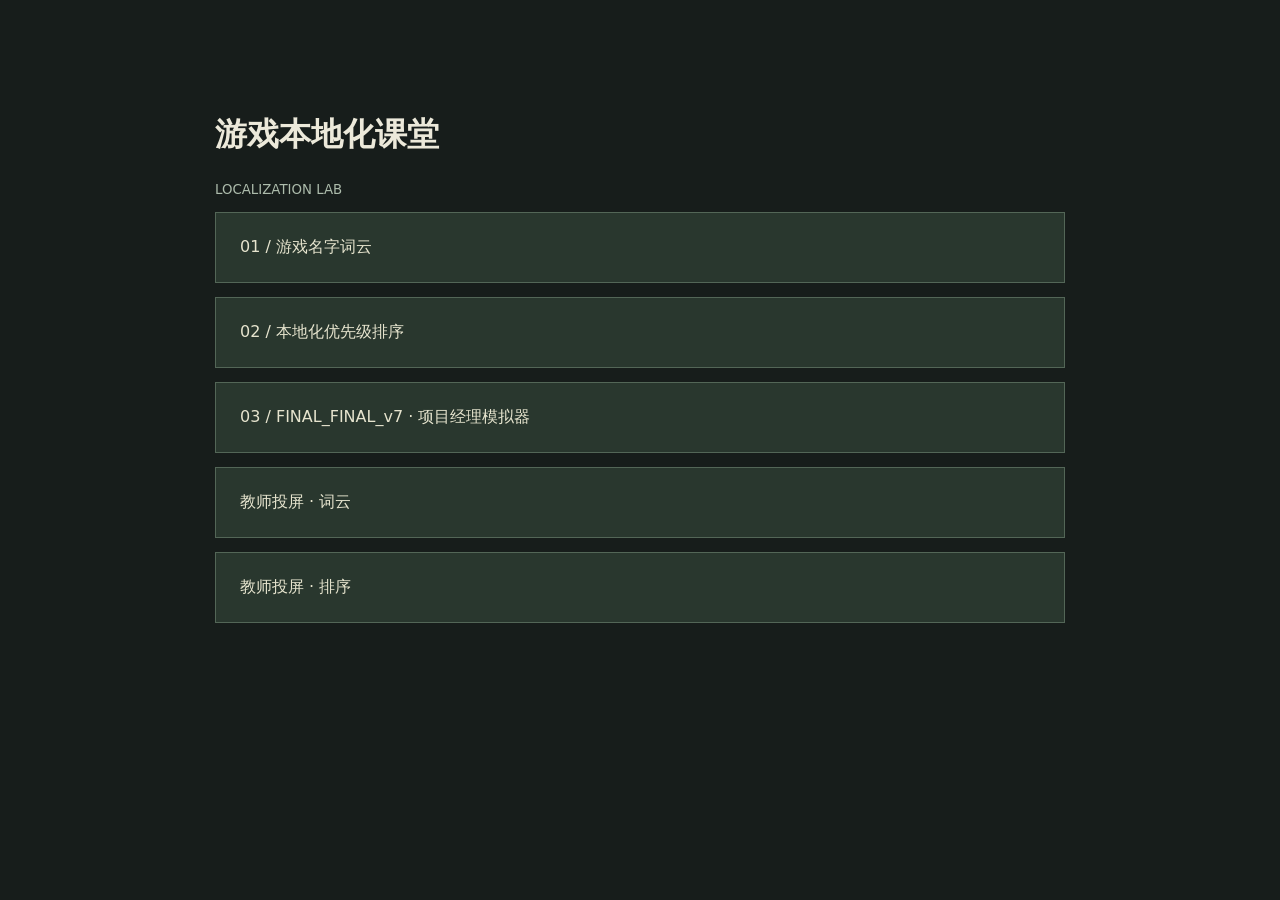
<file: public/index.html>
<!doctype html><html lang="zh-CN"><meta charset="utf-8"><meta name="viewport" content="width=device-width, initial-scale=1"><title>游戏本地化课堂</title><style>body{font:16px system-ui;background:#171d1b;color:#ece9da;max-width:850px;margin:8vh auto;padding:20px}a{display:block;background:#29372e;color:#e6e4ce;padding:24px;margin:14px 0;border:1px solid #536657;text-decoration:none}small{color:#adbcac}</style><h1>游戏本地化课堂</h1><small>LOCALIZATION LAB</small><a href="/words.html">01 / 游戏名字词云</a><a href="/ranking.html">02 / 本地化优先级排序</a><a href="/game.html">03 / FINAL_FINAL_v7 · 项目经理模拟器</a><a href="/words.html?screen=1">教师投屏 · 词云</a><a href="/ranking.html?screen=1">教师投屏 · 排序</a></html>
</file>
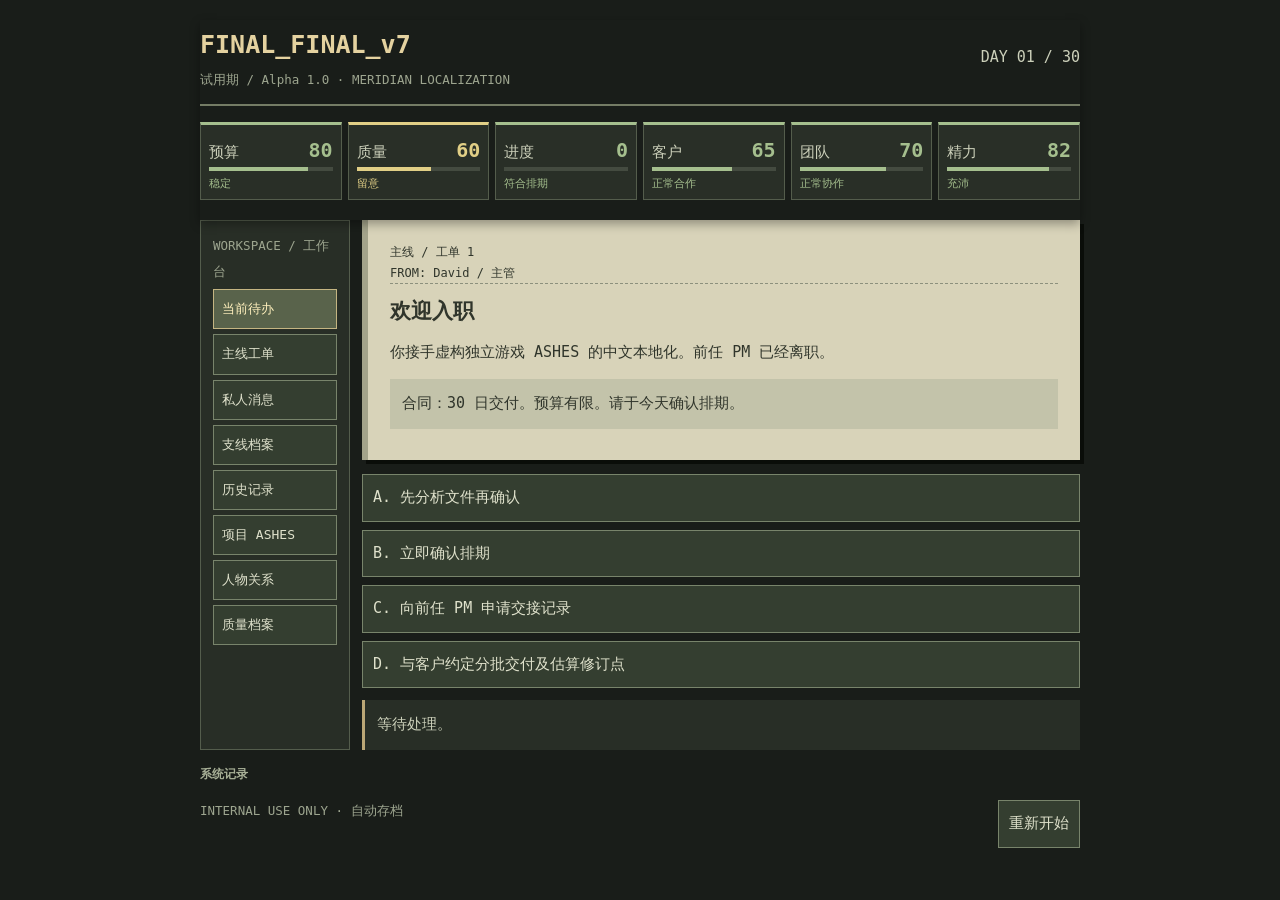
<file: public/game.html>
<!doctype html><html lang="zh-CN"><meta charset="utf-8"><meta name="viewport" content="width=device-width,initial-scale=1"><title>FINAL_FINAL_v7: 试用期</title><style> *{box-sizing:border-box}body{margin:0;overflow-x:hidden;background:#191d19;color:#ccd0ba;font:15px/1.7 monospace}main{max-width:920px;margin:auto;padding:20px}header{display:flex;justify-content:space-between;border-bottom:2px solid #747c65;padding-bottom:12px}h1{font-size:25px;color:#e4d2a0;margin:0}small{color:#9da58f}#stats{display:grid;grid-template-columns:repeat(6,1fr);gap:6px;margin:16px 0}.stat{background:#292f27;padding:8px;border:1px solid #545d4c}.stat b{display:block;font-size:20px;color:#e4d2a0}.bar{height:4px;background:#444b40}.bar i{display:block;height:100%;background:#a5b18a}.desk{display:grid;grid-template-columns:150px 1fr;gap:12px}aside{background:#282e26;padding:12px;border:1px solid #545d4c}aside div{padding:7px 0;border-bottom:1px solid #464d40}.paper{background:#d8d3b9;color:#30352b;padding:22px;border-left:6px solid #a3a38a;box-shadow:4px 4px #0a0d09;min-height:240px}.paper h2{margin:10px 0;font-size:21px}.meta{border-bottom:1px dashed #8c907d;font-size:12px}.quote{white-space:pre-wrap;background:#c3c3aa;padding:12px;margin-top:14px}button{font:inherit;color:#e0e2cc;background:#343e30;border:1px solid #78846b;padding:10px;cursor:pointer}button:hover{background:#4d5b43}#choices{display:grid;gap:8px;margin-top:14px}#choices button{text-align:left}#feedback{padding:12px;background:#282e26;margin-top:12px;border-left:3px solid #bba776;min-height:45px}#log{max-height:180px;overflow:auto;font-size:12px;color:#a7af96;margin-top:14px}footer{display:flex;justify-content:space-between;margin-top:16px;gap:8px}.stamp{color:#974b3d;border:3px double;padding:4px 12px;display:inline-block;transform:rotate(-4deg);margin-top:12px;font-weight:bold} @media(max-width:600px){main{padding:10px}.desk{grid-template-columns:1fr}aside{display:none}#stats{grid-template-columns:repeat(3,1fr)}header{gap:5px}h1{font-size:20px}}aside button.nav{display:block;width:100%;text-align:left;margin:5px 0;padding:8px;font-size:13px}aside button.active{background:#59634b;color:#fff0bd;border-color:#c4b582}.mailrow{display:block;width:100%;text-align:left;margin:8px 0}.mailrow small{display:block;color:#c1c7ad}.paper button{margin:5px 0}.paper .archive{border-bottom:1px solid #969982;padding:10px 0}.paper .archive small{color:#59604e}.paper .hint{font-size:12px;color:#59604e}@media(max-width:600px){aside{display:block}aside button.nav{display:inline-block;width:auto;margin:3px;padding:6px}.desk{grid-template-columns:1fr}}
#paper.chat{background:#222b2e;color:#e2e4dc;border:1px solid #52636a;border-left:4px solid var(--person,#8ca6b0);padding:0;box-shadow:4px 4px #0a0d09}.chathead{display:flex;gap:12px;align-items:center;background:#303c40;padding:15px;border-bottom:1px solid #506066}.avatar{display:grid;place-items:center;width:48px;height:48px;flex:none;color:#172124;background:var(--person,#aab5b2);border:3px double #20292a;font-size:20px;font-weight:bold}.chathead h2{margin:0!important;font-size:19px!important}.chathead small,.chat small{color:#a9b8b7}.chatbody{padding:18px;min-height:260px}.chatcontext{color:#9fb0b0;font-size:12px;margin:0 0 18px;border-bottom:1px dashed #506066;padding-bottom:12px}.bubble{white-space:pre-wrap;overflow-wrap:anywhere;background:#354247;border-left:3px solid var(--person);padding:12px 14px;margin:6px 35px 17px 0;max-width:90%;border-radius:0 8px 8px 8px}.bubble.mine{background:#495844;border:0;border-right:3px solid #a5b18a;margin:6px 0 17px auto;border-radius:8px 0 8px 8px}.mine-label{text-align:right}.chat .action{color:#b0b9ad;text-align:center;font-size:12px;padding:8px;border:1px dashed #56635f}.chat .attachment{white-space:pre-wrap;background:#1c2426;border:1px solid #52636a;padding:10px;margin:10px 0 16px;font-size:13px}.chat .chatresult{border-top:1px solid #52636a;padding-top:10px;color:#b4c1b5;font-size:12px}.chatmode #choices button{background:#304248;border-color:#657e84}.chatmode #choices button:hover{background:#435b60}.chatmode #feedback{border-left-color:#789ca6}.chatmode #choices:before{content:'回复 / 行动';font-size:11px;color:#9fb0b0;letter-spacing:2px}.chatmode #choices:has(button:only-child):before{content:''}
 .ep-group{border-top:2px solid #92947e;margin-top:20px;padding-top:8px}.ep-group h3{font-size:17px;color:#515747}.ep-row{padding:9px 0;border-bottom:1px dashed #a5a48e}.ep-name{font-weight:bold}.ep-name span{float:right;font-size:12px;font-weight:normal;color:#545e4c}.ep-row p{margin:5px 0;line-height:1.65}.stat{border-top:3px solid var(--risk,#a5b18a)}.stat b{color:var(--risk,#e4d2a0)}.stat .bar i{background:var(--risk,#a5b18a)}.risk-label{display:block;font-size:11px;color:var(--risk);line-height:1.4;margin-top:5px}.relrow{margin:9px 0;padding:9px;border:1px solid #a3a38a}.relrow small{color:#51594b}
/* Sticky HUD, compact navigation and touch-first layout. */
#hud{position:sticky;top:0;z-index:40;background:#191d19;padding-top:4px;padding-bottom:4px;box-shadow:0 4px 10px #0005}#hud header{align-items:center}section{min-width:0}.paper,.quote,#choices button{overflow-wrap:anywhere} .continuity{border-left:3px solid #827449;background:#bcb89c;padding:8px 10px;margin:10px 0;font-size:13px;white-space:pre-wrap}.chat .continuity{background:#283a3e;color:#c7d4d0;border-color:#85a2a7}.continuity b{display:block;margin-bottom:3px;font-size:11px;letter-spacing:1px}.nav{white-space:nowrap}.stat{min-width:0}.stat .statline{display:flex;justify-content:space-between;align-items:baseline;gap:2px}.stat .statline b{display:inline;font-variant-numeric:tabular-nums}.stat .statline span{white-space:nowrap}.stat .risk-label{white-space:nowrap;overflow:hidden;text-overflow:ellipsis}
@media(max-width:600px){body{font:14px/1.5 system-ui,sans-serif}main{padding:0 8px 12px}#hud{padding-top:calc(4px + env(safe-area-inset-top,0px));margin:0 -8px;padding-left:8px;padding-right:8px}header{padding-bottom:4px}h1{font-size:16px;line-height:1.2}header small{font-size:10px}#clock{font-size:11px;white-space:nowrap}#stats{grid-template-columns:repeat(3,minmax(0,1fr));gap:3px;margin:5px 0 3px}.stat{padding:3px 5px;border-top-width:2px;font-size:11px;line-height:1.25}.stat .statline b{font-size:16px}.bar{height:3px;margin-top:2px}.risk-label{font-size:9px;margin-top:2px;line-height:1.2}.desk{gap:7px}.desk aside{display:flex;overflow-x:auto;gap:4px;padding:4px;scrollbar-width:thin;max-width:100%;position:relative}.desk aside>small{display:none}aside button.nav{flex:none;margin:0;padding:8px 9px;font-size:12px;min-height:36px}.paper{padding:12px;border-left-width:3px;min-height:0;box-shadow:2px 2px #0a0d09}.paper h2{font-size:18px;margin:5px 0 8px}.meta{font-size:10px}.quote{margin-top:8px;padding:8px;font-size:12px}#choices{gap:6px;margin-top:8px}#choices button{min-height:44px;padding:9px;font-size:14px;line-height:1.4}#feedback{margin-top:8px;padding:8px;font-size:12px;min-height:0}#log{max-height:80px;margin-top:8px;font-size:11px}.chathead{padding:8px;gap:8px}.avatar{width:34px;height:34px;font-size:15px}.chathead h2{font-size:16px!important}.chatbody{min-height:0;padding:10px}.chatcontext{margin-bottom:8px;padding-bottom:6px;font-size:11px}.bubble{padding:8px 10px;margin:4px 18px 8px 0;font-size:13px}.bubble.mine{margin:4px 0 8px auto}.chat .attachment{padding:7px;margin:5px 0 8px;font-size:12px}.continuity{font-size:12px;margin:6px 0;padding:6px 8px}.ep-name span{float:none;display:block}.ep-row{padding:6px 0}footer{margin-top:8px}}
</style><main><div id="hud"><header><div><h1>FINAL_FINAL_v7</h1><small>试用期 / Alpha 1.0 · MERIDIAN LOCALIZATION</small></div><div id="clock"></div></header><div id="stats"></div></div><div class="desk"><aside id="side"></aside><section><div class="paper" id="paper"></div><div id="choices"></div><div id="feedback"></div></section></div><div id="log"></div><footer><small>INTERNAL USE ONLY · 自动存档</small><button id="restart">重新开始</button></footer></main><script>
const names=['预算','质量','进度','客户','团队','精力'];const C=(label,reply,d,flag='')=>({label,reply,d,flag});const E=(title,from,body,quote,choices)=>({title,from,body,quote,choices});
const main=[
E('欢迎入职','David / 主管','你接手虚构独立游戏 ASHES 的中文本地化。前任 PM 已经离职。','合同：30 日交付。预算有限。请于今天确认排期。',[C('先分析文件再确认','发现重复文本，排期略有延迟。',[4,3,0,-2,2,-2],'audit'),C('立即确认排期','主管认可你的效率。',[0,0,4,4,0,-2]),C('向前任 PM 申请交接记录','IT 表示旧账号已停用，但共享盘仍在。',[0,0,0,-2,0,-3],'archive')]),
E('三份报价','采购','需要选择主译团队。','A 资深译员 / B 普通译员 / C 低价 MTPE',[C('选择资深译员 Lin','语言基础可靠。',[-12,8,3,0,5,-1],'lin'),C('选择普通译员','成本适中。',[-6,2,4,0,0,-1]),C('选择低价 MTPE','节省费用，留下质量风险。',[5,-8,5,0,-2,-1],'mt')]),
E('术语冲突','Lin','旧术语库与新译文不一致。','公开参考：《Hades》（2020）\nTitan Blood：泰坦之血（既有译名）/ 泰坦血液（模拟待审译名）',[C('恢复既定术语','一致性提高。',[-1,5,2,2,1,-1],'lintrust'),C('批准新译名','后续可能需要全局替换。',[0,-5,4,-2,1,0]),C('提交 Query','等待客户答复。',[-1,2,1,1,0,-2])]),
E('追加文件','Alice','客户称新增内容只有几行。','实际新增 1,240 行，交期不变。',[C('比对并申请变更单','新增范围有书面依据。',[5,2,2,-2,1,-3],'evidence'),C('直接接单','客户满意。',[-6,-2,4,5,-3,-2]),C('要求延长交期','客户同意部分调整。',[0,3,1,-4,4,-1])]),
E('参数错误','工程师 Alex','自动 QA 报告发现变量不匹配。','{count} → {counts}',[C('要求修复','避免运行时错误。',[-1,5,3,1,0,-1]),C('自行修复','节约沟通时间。',[0,4,4,0,1,-4]),C('暂时忽略','错误进入构建。',[0,-6,5,0,0,0],'bug')]),
E('免费试译','采购','新项目需要三名译员参加试译。','试译每人 800 词，客户未提供预算。',[C('争取付费试译','建立更好的合作关系。',[-4,3,3,-1,5,-2],'chen'),C('缩短试译','兼顾成本与公平。',[-1,1,4,0,2,-1]),C('按客户要求执行','预算不变。',[2,0,4,2,-5,0])]),
E('周末排期','Lin','译员要求周末休息。','连续工作六天。',[C('调整排期','团队恢复。',[-2,2,2,-1,6,3],'lintrust'),C('增加人手','进度得到保障。',[-5,2,5,1,2,-1]),C('要求继续工作','短期进度提高。',[0,-2,6,2,-7,-2],'burn')]),
E('新项目','David','你同时被安排一个手游 UI 项目。','要求三天交付。',[C('申请资源','获得临时支持。',[-4,1,4,-1,3,-1]),C('自行承担','主管认可，但你开始疲惫。',[2,0,5,2,-1,-8]),C('说明资源冲突','保留原项目优先级。',[0,2,2,-2,2,1],'evidence')]),
E('风格指南','Lin','客户希望台词更符合角色性格，但未给示例。','Please make it more immersive.',[C('制作角色级指南','减少后续争议。',[-2,6,2,1,3,-3],'lintrust'),C('让译员自行发挥','风格不稳定。',[0,-3,5,1,0,0]),C('向客户索要参考','得到部分示例。',[0,3,3,1,0,-2])]),
E('费用申请','Chen','配音润稿不在原始报价范围内。','申请额外 12 小时。',[C('批准工时','Chen 愿意继续合作。',[-5,3,3,0,6,-1],'chen'),C('申请客户变更单','部分成本获批。',[3,2,2,-2,3,-3],'evidence'),C('要求免费完成','节约费用。',[4,-2,4,0,-7,0],'unpaid')]),
E('版本冲突','Alex','两个最终文件同时进入构建目录。','FINAL.xlsx / FINAL_USE_THIS.xlsx',[C('逐项比对','恢复正确版本。',[-2,5,2,1,0,-3],'evidence'),C('选择最新时间','部分修订丢失。',[0,-5,5,0,-2,0],'version'),C('请语言负责人确认','得到确认。',[-1,3,3,0,-1,-1])]),
E('客户临时会议','Alice','制作人要求缩减剩余成本。','LQA 预算削减 20%。',[C('提供风险分析','保留关键测试。',[0,3,2,-2,2,-3],'alice'),C('减少测试','毛利改善。',[6,-5,5,2,-2,0],'cut'),C('重新安排测试优先级','保住核心体验。',[2,2,4,1,0,-2])]),
E('没有视频的录音','Morgan','两段 CG 缺少视频。','演员无法判断角色情绪。',[C('要求补充视频','避免误读。',[-2,5,2,-2,2,-1],'morgan'),C('整理角色背景','录音得以进行。',[-2,4,4,1,3,-3],'morgan'),C('照稿录制','完成录音，留下风险。',[0,-5,6,2,-1,0])]),
E('现场改词','Morgan','导演认为一条 Boss 台词无法自然演绎。','You shall not leave this place alive!（原创台词）',[C('批准并同步文本','录音与字幕一致。',[-2,5,3,1,2,-2],'morgan'),C('让导演自行决定','录音继续，但缺少记录。',[0,-2,5,0,1,0]),C('坚持原译','避免追加时间。',[2,-4,4,0,-3,0])]),
E('测试报告','June','主线任务目标存在严重错译。','客户备注：Known issue, please close.',[C('保留并标注风险','June 信任你。',[0,4,2,-3,4,-2],'june'),C('按要求关闭','客户满意。',[0,-6,5,4,-4,0],'closed'),C('提供临时修复','问题得到解决。',[-4,6,4,2,2,-3],'june')]),
E('第二次构建','Alex','开发要求今天提供可打包版本。','剩余 47 个 issue。',[C('按风险排序','关键问题优先。',[-2,3,5,1,0,-2]),C('加班全量处理','进度改善。',[-2,5,6,2,-1,-8]),C('仅修复阻断项','部分问题留待补丁。',[1,-2,6,2,0,0])]),
E('中性代词','Alice','三个 NPC 的角色设定更新。','受影响文本 367 条。',[C('复查所有相关文本','设定准确。',[-3,5,2,2,1,-3]),C('只修复明显问题','大部分得到解决。',[-1,1,4,1,0,-1]),C('等待下一版本','当前版本保留旧设定。',[0,-4,5,-2,0,0])]),
E('报销单','David','财务要求解释额外工时。','请提交费用责任说明。',[C('提交实际变更记录','费用得到部分认可。',[3,0,3,0,3,-2],'evidence'),C('归责供应商','财务接受说明。',[5,-2,4,0,-7,0],'blame'),C('承担项目成本','团队得到保护。',[-4,1,3,0,4,-1])]),
E('第三方审校','客户','外部审校提出大量主观修改。','错误分类：Style / Preference / Accuracy',[C('逐项仲裁','避免不必要返工。',[-2,5,2,0,4,-3],'lintrust'),C('全部接受','客户认可配合度。',[-3,-2,3,4,-3,-1]),C('全部拒绝','节约时间但遗漏真实问题。',[2,-4,5,-4,1,0])]),
E('裁员传闻','David','公司正在评估项目组利润。','下季度人员调整尚未公布。',[C('如实反馈团队贡献','留下人员绩效记录。',[0,0,3,0,4,-2],'staff'),C('突出自己的贡献','主管印象改善。',[2,0,3,1,-4,0],'career'),C('不参与传闻','专注交付。',[0,1,4,0,0,1])]),
E('社区泄露','Alice','测试截图流入玩家社区。','截图中出现未修复的 UI 文案。',[C('确认问题并提供修复','客户获得明确方案。',[-2,4,4,3,0,-3]),C('声明非最终版本','暂时控制舆情。',[0,-2,5,2,0,0]),C('调查版本来源','找到构建记录。',[-1,2,3,1,0,-2],'evidence')]),
E('补录','Morgan','演员档期只剩半天。','需要补录 18 条。',[C('优先关键剧情','完成核心补录。',[-2,4,4,1,2,-1]),C('追加录音时段','全量完成。',[-5,6,5,2,0,-2]),C('保留现有录音','降低成本。',[3,-4,5,0,-2,0])]),
E('失联的译员','Chen','一名供应商没有回应。','剩余 1,800 词。',[C('联系并重新分配','任务恢复。',[-3,2,4,0,3,-2]),C('转交 MTPE','赶上排期。',[1,-4,5,1,-2,0]),C('自己处理','完成部分工作。',[0,3,4,0,0,-7])]),
E('发售倒计时','制作人 Victor','发售日期不可变更。','剩余 312 条待审校文本。',[C('按风险优先级','核心质量得到保护。',[-2,4,5,1,0,-2]),C('追加夜班','全部推进。',[-5,3,7,2,-4,-3]),C('隐瞒未完成任务','客户认为工作已完成。',[0,-5,7,5,-3,0],'hide')]),
E('最终术语检查','Lin','发现术语不一致。','公开参考：《Hades》（2020）\nNectar：蜜露 / 花蜜；Ambrosia：仙酒 / 神酒（后者均为模拟待审译名）',[C('语境复核','一致性提高。',[-2,5,3,1,1,-3]),C('批量替换','部分语境出现新错。',[0,-3,5,0,0,0]),C('只修主线','保护关键体验。',[0,2,4,0,0,-1])]),
E('最终构建','Alex','最后一轮测试时间只有两小时。','Release Candidate 06',[C('集中检查主线和变量','覆盖高风险内容。',[-2,5,5,2,0,-2]),C('均匀抽查','覆盖面广。',[-1,2,5,1,0,-1]),C('直接签核','提前完成。',[1,-6,7,3,0,0],'skip')]),
E('发售签字','Alice','请确认所有交付物可正式发行。','All deliverables are ready for release.',[C('签字并附已知风险','记录完整。',[0,3,5,-1,2,-2],'evidence'),C('无条件签字','流程顺利。',[0,-2,6,4,0,0],'sign'),C('拒签存在风险的内容','保留专业判断。',[0,4,1,-5,2,-1])]),
E('工时结算','Chen','团队提交加班工时。','请确认最终 PO。',[C('批准实际工时','劳动得到认可。',[-5,0,3,0,6,-1],'chen'),C('按原工时结算','成本下降。',[5,0,3,0,-7,0]),C('提交补充 PO','部分工时获批。',[1,0,3,-1,4,-2],'evidence')]),
E('项目复盘','David','管理层要求总结项目。','请说明成本、质量与交期。',[C('如实记录问题','经验得到保留。',[0,2,3,0,3,-2],'honest'),C('强调商业表现','管理层认可。',[3,0,3,3,-2,0],'career'),C('提出制度改进','团队支持。',[0,1,3,-3,4,-2],'staff')]),
E('下一封邮件','HR','试用期结束。','请选择下一步。',[C('接受新项目','你留在公司。',[0,0,3,2,0,0],'stay'),C('申请内部转岗','你希望改变工作方式。',[0,0,2,-1,1,0],'transfer'),C('考虑离开公司','你开始整理自己的经历。',[0,0,2,0,1,0],'leave')])];
const side=[
[3,'archive','未发送的邮件',E('共享盘里的草稿','前任 PM / 未发送','你找到一封从未寄出的邮件。','我已经第三次提醒制作人，文件无法在原排期内完成。',[C('保存草稿副本','你保留了第一份证据。',[0,0,0,0,0,-2],'oldmail'),C('询问主管','David 要求你不要继续追究。',[0,0,0,-1,0,-1],'suspect'),C('关闭文件','你回到了工作。',[0,0,0,0,0,1])])],
[8,'oldmail','未发送的邮件',E('旧账号的最后一天','Alex / 私信','Alex 告诉你前任 PM 离职前曾要求冻结版本。','那天的交付邮件里没有他的名字。',[C('请 Alex 保留构建日志','你得到一份新的证据。',[0,0,0,0,1,-2],'oldlog'),C('暂不追查','线索暂时中断。',[0,0,0,0,0,1])])],
[22,'oldlog','未发送的邮件',E('责任调查','HR','管理层准备复盘前任 PM 的事故。你手中有草稿和构建日志。','请提交任何相关记录。',[C('提交完整记录','调查不再只针对前任 PM。',[0,0,0,-3,5,-2],'truth'),C('仅保存备份','证据仍在你手中。',[0,0,0,0,1,0]),C('删除副本','你不再参与此事。',[0,0,0,2,-3,0],'deleted')])],
[11,'chen','报价之外',E('一张旧发票','Chen','Chen 发来一张三个月前未结算的发票。','我不想催你，但这笔钱是我下个月的房租。',[C('协助财务追踪','旧发票进入审批。',[0,0,0,0,5,-3],'invoice'),C('让 Chen 自行联系财务','关系未进一步发展。',[0,0,0,0,-2,0])])],
[23,'invoice','报价之外',E('一份私人报价','Chen','Chen 提议未来与你独立合作。','不一定现在，只是想让你知道。',[C('保留联系方式','你有了另一条职业道路。',[0,0,0,0,3,0],'studio'),C('婉拒','合作仍限于当前公司。',[0,0,0,0,0,0])])],
[10,'lintrust','最后一位审校',E('署名名单','Lin','Lin 发现自己的名字没有出现在本地化人员名单中。','我做了两个月的审校。',[C('向客户申请补充署名','Lin 感谢你的支持。',[0,0,0,-1,5,-2],'credit'),C('说明署名由客户决定','问题没有改变。',[0,0,0,0,-2,0])])],
[25,'credit','最后一位审校',E('最后一轮','Lin','Lin 主动提出帮你复核发售前关键文本。','这次不算加班，算我自己的决定。',[C('安排并支付合理工时','你得到可靠的支持。',[-2,5,3,0,3,-1]),C('请 Lin 休息','你尊重其私人时间。',[0,0,0,0,3,2])])],
[15,'morgan','没有上下文',E('录音室的便当','Morgan','休息时，导演告诉你演员曾因错误的角色指导被要求免费补录。','别让这次也变成这样。',[C('确认补录责任与费用','导演愿意继续共享现场信息。',[0,1,0,0,4,-2],'vofair'),C('不介入合同问题','导演没有再提此事。',[0,0,0,0,-1,0])])],
[24,'vofair','没有上下文',E('演员的感谢','Morgan','演员托导演带来一张手写卡片。','谢谢你让我们知道自己到底在演什么。',[C('将感谢转给团队','团队士气提高。',[0,0,0,0,5,2]),C('留作私人纪念','你记住了这一刻。',[0,0,0,0,0,4])])],
[17,'june','请关闭此问题',E('私下的报告','June','June 提供了被关闭问题的截图和原始报告。','如果上线后有人问起，我希望你知道。',[C('保存原始报告','记录得到保留。',[0,0,0,0,3,-2],'qalogs'),C('建议走正式渠道','June 担心再次被拒绝。',[0,0,0,0,0,-1])])],
[27,'qalogs','请关闭此问题',E('谁关闭了问题','June','制作人要求解释社区发现的错误。','系统里显示问题已关闭。',[C('提交原始报告','责任调查有了真实依据。',[0,0,0,-2,4,-2],'qadefend'),C('私下保护 June','你承担了更多解释工作。',[0,0,0,0,3,-4])])],
[21,'career','季度最佳员工',E('主管的邀请','David','主管提议让你参与下一轮绩效评估。','有些人不适合继续留在团队。',[C('要求透明的评价依据','主管没有立即答复。',[0,0,0,-1,2,-2],'staff'),C('接受安排','你获得晋升机会。',[2,0,0,2,-3,0],'promotion')])],
[13,'alice','客户也是打工人',E('凌晨的私信','Alice','Alice 私下表示缩减预算并非她的决定。','我也只能把制作人的要求转给你。',[C('共同准备风险说明','你们建立了新的沟通方式。',[0,1,0,4,0,-2],'alliance'),C('继续走正式流程','关系维持现状。',[0,0,0,0,0,0])])],
[26,'alliance','客户也是打工人',E('共同签字','Alice','Alice 愿意与你共同提交已知问题清单。','至少这次不是一个人签字。',[C('共同提交','风险得到双方确认。',[0,2,0,3,0,-1],'joint'),C('独立提交','你保留自己的记录。',[0,1,0,0,0,-1],'evidence')])],
[5,'','下班之后',E('房租提醒','手机','房租即将到期。今晚还有未处理的邮件。','距离末班车还有 25 分钟。',[C('准时下班','你得到休息。',[0,0,0,0,0,8],'rest'),C('留下加班','你多处理了一部分工作。',[0,0,3,1,0,-7])])],
[16,'','下班之后',E('周日的电话','家人','你已经两周没有参加家庭聚会。','今天能回来吃饭吗？',[C('关闭工作通知','你终于吃了一顿安静的饭。',[0,0,0,0,0,12],'rest'),C('带电脑回去','你一边吃饭一边回复邮件。',[0,0,2,1,0,-5])])],
[28,'','另一个 Offer',E('猎头的消息','招聘顾问','一家游戏开发商正在招聘 Localization Specialist。','薪资有所提高，但不再负责项目管理。',[C('接受面试','你获得了新的选择。',[0,0,0,0,0,-2],'offer'),C('婉拒','你暂时留在当前岗位。',[0,0,0,0,0,1])])]
];
const outgoing=[["（将草稿复制到私人归档，不发送消息。）", "David，我在共享盘发现了一封未发送的风险说明。方便说明当时的情况吗？", "（关闭草稿，不发送消息。）"], ["Alex，能否帮我保留当时的构建日志？先不要转发给其他人。", "谢谢你告诉我这些。我们暂时先把当前项目做好。"], ["附件是原始邮件草稿和构建日志，请一并纳入调查。", "（保留本地备份，暂不提交。）", "（删除副本，不发送消息。）"], ["把发票编号发我，我来跟财务确认付款进度。", "这笔款项需要由财务核实，麻烦你直接联系他们。"], ["谢谢，我也很期待有机会再合作。我们保持联系。", "谢谢你的信任，不过我暂时没有独立接项目的计划。"], ["我会联系客户确认署名名单，并说明你实际负责的工作。", "署名名单由客户最终决定，现阶段我无法承诺调整。"], ["谢谢。我们按正常工时安排，我会确认费用。", "谢谢你的好意，今天先休息吧，剩下的我来安排。"], ["我会先确认补录原因和费用归属，不让演员承担不属于他们的成本。", "合同部分由采购负责，我暂时无法介入。"], ["谢谢，大家看到这张卡片一定会很高兴。我会转达。", "（将卡片收进抽屉，不发送消息。）"], ["谢谢，原始报告我会妥善保存。", "我建议先通过正式渠道提交，我会关注处理情况。"], ["我会把原始报告附在复盘材料中，确保记录完整。", "你先不用出面，我来解释当时的处理经过。"], ["可以先提供具体的评价标准和项目记录吗？", "好的，我可以参与下一轮评估。"], ["我们一起整理风险和变更记录吧，至少让制作人看到完整情况。", "理解你的处境。我们还是按正式流程沟通吧。"], ["同意，我会整理最终清单，请你确认后共同提交。", "谢谢，我会单独提交我方的风险记录。"], ["（关闭电脑，准时下班。）", "（留在办公室继续处理邮件。）"], ["能，今天我不看工作消息了。", "能回来，但还有几封邮件需要处理。"], ["谢谢联系，我有兴趣了解岗位，方便安排面试吗？", "谢谢邀请，目前我暂时不考虑新的机会。"]];
const sideExtra={"1": ["请 Alex 说明日志可公开范围", "你确认了证据使用边界。", [0, 0, 0, 0, 2, -1], "oldlog", "Alex，哪些日志可以在内部调查中使用？我希望按权限处理。"], "3": ["提供财务联系人并约定跟进日期", "Chen 有了明确的沟通路径。", [0, 0, 0, 0, 3, -1], "invoice", "我把财务联系人发你，周五前我会再确认一次进展。"], "5": ["先核实合同中的署名条款", "你找到进一步沟通的依据。", [0, 0, 0, 0, 3, -1], "credit", "我先核实署名规则，再和你确认可以争取的范围。"], "7": ["请导演一起制定补录流程", "团队约定记录改词和补录原因。", [0, 1, 0, 0, 3, -1], "vofair", "我们一起记录补录原因和确认人，方便后续判断费用。"], "9": ["建议共同提交保密风险说明", "June 同意保留原始证据。", [0, 0, 0, 0, 2, -1], "qalogs", "我们一起整理一份内部风险说明，保留原始报告。"], "12": ["约定固定的风险同步会议", "双方减少临时沟通。", [0, 0, 0, 3, 1, -1], "alliance", "我们每周固定同步一次风险吧，避免问题拖到最后。"], "15": ["约定饭后统一回复紧急消息", "你保留了一段私人时间。", [0, 0, 1, 0, 0, 5], "rest", "我会回来，吃完饭再统一处理紧急消息。"], "16": ["先了解岗位职责和发展方向", "你获得岗位信息。", [0, 0, 0, 0, 0, -1], "offer", "方便先发我岗位职责和团队结构吗？我想了解一下。"]};Object.entries(sideExtra).forEach(([i,r])=>{side[i][3].choices.push(C(r[0],r[1],r[2],r[3]));outgoing[i].push(r[4]);});
const lessons=[["范围与估算", "先确认字数、重复率、语言和交付物，再估算工期。PM 不必亲自翻译，但必须知道工作量从何而来。", "与客户约定分批交付及估算修订点", "先交核心文本，待分析完成再锁定剩余排期。", [1, 2, 3, 1, 2, -2]], ["供应商与试译", "MTPE 是机器翻译译后编辑，不等于低质量；报价也不能直接代表能力。试译应匹配实际文本。", "安排小规模付费试译，再按文本类型分工", "试译消耗预算和时间，但降低选错供应商的风险。", [-3, 5, 2, 0, 3, -2]], ["术语管理", "术语表记录概念的统一译法；翻译记忆库（TM）记录历史双语句段。两者可能冲突。", "请 Lin 核查术语来源与适用范围", "确认旧译名适用于本作，并把依据写入术语表。", [-1, 4, 2, 1, 3, -2]], ["范围变更", "新增、删除、修改是不同工作量。变更单用于重新确认费用、范围和交期。", "先交旧范围，新增内容另设里程碑", "避免原有任务被打断，但客户需要接受两次交付。", [2, 2, 3, -1, 2, -1]], ["技术 QA", "占位符由游戏运行时替换；变量名称必须符合代码约定。自动检查只能发现部分风险。", "请工程师确认变量规范并批量扫描", "不仅修复当前错误，还发现同类问题。", [-2, 6, 2, 1, 1, -2]], ["采购公平", "试译用于评估能力，不应悄悄成为免费生产内容。付费、长度和使用范围应事先明确。", "用已有作品筛选，仅对入围者做短付费试译", "减少无效测试，但可能错过缺少作品集的新人。", [-2, 2, 3, 0, 3, -1]], ["资源规划", "可用工时不是日历天数。新增人手也有熟悉项目和统一风格的成本。", "与译员协商拆分高低优先级任务", "保留周末休息，把非关键内容安排到下周。", [-1, 2, 3, -1, 5, -1]], ["并行项目", "多项目冲突需要明确优先级和责任人，而不是默认由 PM 无限补位。", "请主管明确两个项目的优先级并拆分责任", "主管同意 UI 项目由同事协助，但你需交接。", [-2, 1, 4, 0, 3, -2]], ["风格指南", "风格不是越华丽越好。角色身份、场景、语体和可读性都应有可执行示例。", "先做三组样例，让客户选定方向", "样例获得反馈，避免整批文本反复重写。", [-1, 5, 3, 2, 1, -2]], ["工作范围", "翻译、审校、配音润稿是不同服务。PO 是采购订单，额外工作应得到明确授权。", "先批准紧急部分，其余等待书面确认", "录音可以启动，未授权工作不再继续扩大。", [-2, 2, 3, 0, 4, -1]], ["版本控制", "文件名和修改时间不足以证明版本正确。交付清单、版本号和变更记录更可靠。", "冻结交付目录，请工程师核对导入记录", "工程师确认实际构建版本，避免猜测。", [-1, 4, 3, 1, 1, -2]], ["风险沟通", "LQA 是在实际游戏中验证语言、显示和功能。削减测试时应明确未覆盖内容。", "提交两套测试方案供制作人签字选择", "制作人选中核心流程优先方案，风险有记录。", [2, 3, 3, 1, 1, -2]], ["配音上下文", "配音需要场景、情绪、关系和时长等信息。缺失视频并不意味着所有台词都不能录。", "先录有明确上下文的台词，未知段落单独排期", "减少棚期浪费，未知段落仍需后续确认。", [-1, 3, 4, 0, 2, -1]], ["录音变更", "现场改词可能影响字幕、口型和时长。导演与语言负责人需要共享最终录音文本。", "让导演提供两版可演绎台词，由语言负责人快速确认", "录音短暂停顿，字幕与演绎保持一致。", [-2, 4, 3, 1, 3, -1]], ["缺陷状态", "Known issue 不代表已修复。严重程度、修复优先级和关闭理由是不同字段。", "请制作人确认延期修复责任人和目标版本", "缺陷保留为已知风险，当前版本仍可能受影响。", [0, 2, 4, 0, 3, -1]], ["缺陷分流", "47 个问题未必同等重要。影响主线、支付、变量和可访问性的错误通常需要优先评估。", "按影响与修复成本分组，交给对应负责人", "并行处理减少 PM 的单点瓶颈。", [-2, 3, 5, 1, 2, -1]], ["角色设定", "英文代词与中文表达不必机械对应。可通过省略代词、称谓和语境保持角色设定。", "先确认角色指代规则，再用检索缩小复查范围", "减少盲目全量改写，仍需人工判断语境。", [-2, 4, 3, 1, 2, -2]], ["成本归属", "额外成本可能来自客户变更、内部估算不足或供应商失误。不能把全部责任归给一方。", "按原因拆分工时，与财务和客户分别确认", "部分费用获批，未确认费用仍由项目暂担。", [2, 1, 3, 0, 3, -2]], ["审校仲裁", "准确性错误与风格偏好需要分开。MQM 等质量框架可帮助团队讨论错误类型。", "抽取争议样例，由客户和语言负责人统一标准", "先对齐标准，再批量处理，仍需部分人工仲裁。", [-1, 4, 3, 1, 3, -2]], ["绩效与管理", "PM 的贡献包括协调、预防风险和帮助他人，而不只是个人完成的字数。", "整理团队贡献和客观项目数据，要求正式沟通", "记录更完整，但无法保证管理层改变决定。", [0, 0, 3, 0, 3, -1]], ["社区反馈", "截图不一定代表最新构建。先核实版本、复现条件和实际影响，再回应。", "请 QA 复现并准备经客户确认的修复说明", "确认问题确实存在，避免仓促否认。", [-1, 3, 3, 2, 1, -2]], ["补录取舍", "补录可能涉及演员、导演、工程和字幕同步，不只是重新读一句。", "将 18 条按剧情影响与录音依赖分组", "先录必须项，其他内容待补丁评估。", [-2, 3, 4, 1, 2, -1]], ["交付韧性", "关键任务需要备份人员、共享资产和明确交接。失联不一定是失职。", "确认人员安全与交付状态，同时启动备援译员", "备援开始工作，但接手仍需要上下文。", [-3, 3, 4, 0, 3, -1]], ["发布范围", "固定发售日不等于所有任务都必须同时完成。分阶段交付需客户与开发共同确认。", "提出首发必修清单和补丁计划", "核心问题得到优先处理，非关键项有明确负责人。", [-1, 4, 6, 0, 2, -2]], ["术语复核", "全局替换可能误改角色名、复合词和特殊语境。检索后应复核命中项。", "按词边界检索，再由译员复核例外", "自动化减少工作量，同时保留语境判断。", [-2, 5, 4, 0, 2, -1]], ["验收测试", "RC 是候选发布构建。最后一轮测试应覆盖改动项、关键路径和已知高风险问题。", "检查改动清单并安排针对性回归测试", "验证近期修复，未覆盖内容明确记录。", [-2, 5, 5, 1, 1, -1]], ["发布签核", "签核应对应实际验收范围，不能把未验证内容描述为已经通过。", "签署已验证范围，请制作人确认剩余风险", "交付继续推进，但风险接受责任得到区分。", [0, 3, 5, 0, 2, -1]], ["供应商结算", "验收与支付应遵守合同；争议部分可单独处理，不必冻结所有无争议费用。", "先结算无争议工时，剩余提交变更审批", "译员收到部分款项，争议仍待解决。", [-2, 0, 3, 0, 5, -1]], ["项目复盘", "复盘应分析原因、影响、改进动作与责任人，而非只找替罪羊。", "组织跨职能复盘，确定三项可执行改进", "改进措施有负责人，但实施仍需要管理支持。", [0, 3, 3, 0, 3, -2]], ["职业路径", "语言专家、工程师、项目经理和制作人有不同能力要求，并非只有管理晋升一种路径。", "要求一次职业发展沟通，再决定下一步", "你明确了岗位期待和技能缺口。", [0, 0, 2, 1, 1, -1]]];
lessons.forEach((r,i)=>main[i].choices.push(C(r[2],r[3],r[4],i===0?"audit":i===2?"lintrust":i===3||i===10||i===17?"evidence":i===11?"alice":i===12||i===13?"morgan":i===14?"june":"")));

const aiBranch='机器也会说话';
const aiEvents=[
[4,'',E('效率革命','David / 内部邮件','公司采购了生成式 AI 平台，希望本季度将翻译成本降低 35%。你负责第一轮试点。','工具可生成译文、润色和解释术语。客户尚未明确授权上传项目文件。',[C('先确认客户授权，再用公开样例试点','安全范围得到确认，但试点晚了一天。',[-2,1,0,2,2,-1],'ai_safe'),C('仅使用本地批准的模型测试虚构样例','技术组获得初步数据，真实项目效果仍未知。',[-3,1,1,0,1,-2],'ai_local'),C('直接上传完整项目，尽快证明效率','输出很快，但文件授权与留存规则尚未核实。',[7,-1,5,0,-3,2],'ai_upload'),C('暂不采用，提交成本和质量疑问','保留现有生产方式，管理层要求后续提供证据。',[0,0,-1,-1,2,1],'ai_hold')]),['我先确认客户授权和数据条款，再用公开文本做试点。','请工程组使用已批准的本地模型，先测虚构样例。','我先跑完整项目，明天提交效率数据。','现阶段先维持原流程，我会整理试点需要回答的问题。']],
[9,'',E('看起来很正确','Lin / 私信','AI 输出流畅，却将原创文本中的否定条件翻反。主管只看到了自动评分 96。','Source: Cannot revive while silenced.\nAI: 沉默时可以复活。\n自动评分：96/100',[C('按文本类型做盲测并记录严重错误','发现自动评分与实际语义风险并不一致。',[-3,5,0,1,3,-2],'ai_eval'),C('只将 AI 用于低风险重复文本，人工检查变量','减少重复劳动，保留人工判断。',[3,2,3,1,2,0],'ai_scope'),C('以自动评分代替人工审校','效率报表非常漂亮，严重错误未被发现。',[6,-6,5,1,-4,1],'ai_blind'),C('暂时停用译文生成，保留术语检索辅助','保留部分工具价值，节省效果有限。',[0,2,0,0,2,0],'ai_scope')]),['我们按文本类型盲测，把严重语义错误单独统计。','先限定在重复文本，变量和关键语义仍由人检查。','先按自动评分放行，后续再观察。','暂停生成译文，但可以保留术语检索辅助。']],
[14,'',E('被改写的报价','Chen / 私信','公司认为 AI 产出的译文只需要简单检查，将译员费率砍半。Chen 说实际修改时间比从零翻译还长。','一批 1000 词：原翻译 3 小时；AI 译后编辑 4 小时。',[C('按实际工时和错误类型重新评估报价','发现返工成本，重新协商了试点费率。',[-4,3,0,0,5,-2],'ai_fair'),C('让供应商自主选择翻译或译后编辑','团队保留专业判断，成本预测变得复杂。',[-2,2,1,0,4,-1],'ai_fair'),C('执行统一降价，要求维持原质量','预算改善，但供应商开始拒绝任务。',[6,-3,2,0,-7,0],'ai_wage'),C('与采购约定小批量测试及退出条件','双方获得可量化的生产效率依据。',[-2,2,1,1,3,-1],'ai_eval')]),['把实际工时发给我，我会据此重新评估费率。','你可以按实际文本决定是否使用译后编辑。','目前只能执行新费率，请按原标准交付。','我们约定试点批次、计时方式和退出条件。']],
[18,'ai_upload',E('数据留存通知','Alex / 安全团队','平台通知部分上传内容可能被保留用于服务改进。客户要求核实未发布文本是否已经外传。','尚未确认是否发生泄露。请保全日志、停止未经授权的上传并通知负责人。',[C('停止上传，保全记录，按流程报告','团队开始核实影响范围，客户要求整改。',[-5,0,-3,-5,3,-2],'ai_report'),C('请安全团队确认范围并同步客户负责人','调查有了明确责任人，试点暂停。',[-4,0,-2,-3,2,-1],'ai_report'),C('删除本地记录，不向任何人报告','风险仍存在，调查记录出现缺口。',[2,0,2,0,-3,0],'ai_cover')]),['请立即暂停上传并保全日志，我会按流程报告。','请安全团队确认影响范围，同时同步客户负责人。','（删除本地记录，未发送报告。）']],
[20,'',E('声音的所有权','Morgan / 录音导演','制作人希望用现有演员录音训练合成声音，以减少补录。原合同没有约定此用途。','原合同：游戏录音及约定宣传用途。合成声音授权：未约定。',[C('另行协商用途、期限、报酬与同意','项目保留探索空间，但必须等待授权。',[-3,1,0,0,5,-1],'ai_voicefair'),C('保留真人补录，用合成占位音仅做内部节奏测试（须授权）','录音质量和演员权益得到保护。',[-3,2,1,1,3,-1],'ai_voicefair'),C('以原合同为由直接批准声音复用','成本下降，演员和经纪方提出异议。',[6,-2,3,-2,-7,0],'ai_voicebad'),C('暂停提案，交法务及演员代表评估','当前录音不受影响，审批尚未完成。',[-1,0,0,0,2,0],'ai_voicefair')]),['请另行确认授权范围、期限、报酬和演员同意。','正式录音仍用真人；占位音也先确认授权。','先按原合同处理，尽快完成合成补录。','请法务与演员代表先评估，我们暂不启动。']],
[24,'',E('一个人的部门','David / 主管','管理层想将 AI 节省的时间直接折算为裁员人数。你手中有试点数据，也知道剩余人工任务。','管理层提案：减少两名语言人员；保留同等交付目标。',[C('提交完整成本模型，建议转岗培训','管理层接受先试行人机协作岗位。',[-3,2,1,0,5,-2],'ai_train'),C('建议将节省的工时投入 LQA 与可访问性','预算不变，但玩家体验有望改善。',[-2,4,1,1,3,-1],'ai_train'),C('支持裁员，以效率指标争取晋升','主管认可，团队失去经验与信任。',[8,-3,4,2,-9,0],'ai_replace'),C('反对裁员，但不给替代计划','团队支持你，管理层仍要求可执行方案。',[0,0,-1,-2,3,-1],'ai_resist')]),['请把审校、工程、返工和培训一起计入成本，我建议先转岗培训。','建议将节省的工时投入测试和可访问性改善。','我支持按效率目标调整团队规模。','我反对直接裁员，但需要更多时间整理替代方案。']],
[29,'',E('试点报告','Alice / 客户','客户希望了解 AI 在项目中的真实表现，并决定是否继续合作。','请提交使用范围、授权、人工复核、质量与实际总成本。',[C('公开试点边界、失败样例和总成本','客户获得可验证的经验，而非单纯效率数字。',[0,2,0,4,3,-2],'ai_transparent'),C('仅汇报节省的工时和成本','报告漂亮，但无法解释实际返工。',[3,-1,1,2,-2,0],'ai_spin'),C('建议保留人工主导，按场景继续实验','客户认可分阶段验证。',[0,1,0,2,3,-1],'ai_transparent'),C('提交停止试点的依据及替代流程','客户理解技术并非每个场景都适用。',[0,1,0,2,2,-1],'ai_stop')]),['报告将包括失败样例、授权、人工检查和全部成本。','我会先汇报节省工时和成本的部分。','建议保留人工主导，只在验证有效的场景继续试点。','我会提交停止试点的证据和替代流程。']]];
aiEvents.forEach(([day,flag,event,replies],i)=>{side.push([day,flag,aiBranch,event]);outgoing.push(replies)});



const qualityCases=[
[10,'',E('酒馆笑话','Lin / 私信','叙事审校时发现一段笑话直译后失去了双关。','原创示例：Why did the skeleton skip the party? He had no body to go with.\n直译：骷髅为什么不去聚会？因为没有身体陪他去。',[C('请译员创译，并请叙事组确认笑点','笑点与角色设定得到保留。',[-2,4,0,1,2,-2]),C('保留直译，优先忠实字面','节省时间，但中文玩家难以理解笑点。',[0,-3,2,0,0,0]),C('改成符合受众文化的笑话，保留剧情功能','本地化团队获得明确创作边界。',[-1,3,1,0,2,-1])]),['请给我两版创译，保留骷髅身份和笑点。','暂时保留直译，先锁定文件。','保留剧情功能，笑话可以按中文受众调整。']],
[17,'',E('界面适配','Alex / 私信','手柄界面的中文按钮文字被裁切，PC 端显示正常。','按钮：确认并返回上一层菜单\n实际画面只显示：确认并返回上…',[C('与设计调整容器并做双端回归','文字完整显示。',[-2,4,1,0,1,-2]),C('缩短为“确认返回”，提交待验证','修改完成，仍需在手柄端确认。',[0,2,2,0,0,-1]),C('仅检查 PC，手柄端进入补丁','主线进度加快，问题保留。',[1,-3,3,0,0,0])]),['请设计组调整容器，两个平台都做回归。','先改为“确认返回”，麻烦后续验证。','PC 端先过，手柄问题记入补丁。']],
[22,'',E('技能说明','June / 私信','玩家反馈一项技能的实际效果与描述不符。','原创示例：Recover 20% HP when below 30% HP.\n译文：生命值低于 20% 时，恢复 30% 生命值。',[C('检查同类技能并回归','相关数值条件得到复核。',[-3,5,1,1,2,-2]),C('仅修复当前技能','修改已提交，待验证。',[-1,2,2,0,1,-1]),C('与开发确认机制后修复','开发确认原文，修复得到验证。',[-2,4,1,1,1,-2]),C('视为玩家理解偏差，不处理','严重错译继续保留。',[0,-5,3,0,-2,0])]),['请检查同类技能并安排回归。','先修当前技能，记得保留回归待办。','我联系开发确认机制，再安排修复。','暂时不修改，请记录玩家反馈。']]];
qualityCases.forEach(([day,flag,event,replies])=>{side.push([day,flag,'质量与玩家体验',event]);outgoing.push(replies)});

const people={David:['D','直属主管','#c7ae72'],Lin:['L','语言负责人','#a3bc92'],Chen:['C','自由译员','#d1a28d'],Morgan:['M','录音导演','#c1a4cf'],June:['J','LQA 测试员','#8ebcc9'],Alice:['A','客户侧 PM','#9caad9'],Alex:['X','本地化工程师','#9bbcb4'],HR:['H','人力资源','#b4b6a1'],'前任 PM':['?','已离职 · 归档','#a29b8b'],'手机':['·','系统提醒','#a2a9ae'],'家人':['家','私人联系人','#d2b995'],'招聘顾问':['R','外部联系人','#b6a6d5']};
const voices={
'共享盘里的草稿':['David，\n这是第三次书面提醒。现有排期无法覆盖新增范围。\n如果仍决定周五交付，请明确哪些内容不验收，以及由谁签字。\n我不能再写一封「一切正常」的邮件了。'],
'旧账号的最后一天':['你先别在群里问。','我查过构建记录。他最后一次提交是冻结版本的申请。后来有人重新开了权限。','交付邮件里连他的名字都没有。'],
'责任调查':['您好。公司正在开展前期项目交付情况复核。','如持有相关邮件或构建记录，请于今日提交。请勿在非授权渠道传播。'],
'一张旧发票':['在吗？不好意思又来催款。','这张发票三个月了。财务让我找 PM，PM 又让我找财务。','我下个月房租还没着落。你能帮我问问到底卡在哪吗？'],
'一份私人报价':['说个题外话。','我手上有几个独立开发团队的联系人。如果哪天你不想干公司这套流程了，我们可以聊聊。','不急着答复。我只是觉得，跟你合作不用每天猜自己能不能拿到钱。'],
'署名名单':['Credits 我看了。没有我。','两个月的审校，四轮返工。我不是要特殊待遇，只想确认这份工作算不算数。'],
'最后一轮':['我把高风险台词筛出来了，剩 86 条。','如果你需要，我可以再过一遍。不过别把我的时间默认写成免费资源。'],
'录音室的便当':['先吃饭，别盯着表了。','上回演员按我们给的错误人设录了三小时，后来还被要求免费补录。','他们是在演戏，不是在给 Excel 填空。别让这次也变成这样。'],
'演员的感谢':['给你留了张卡片，演员写的。','「谢谢你让我们知道自己到底在演什么。」','这句我替他们再说一遍。'],
'私下的报告':['抱歉，下班了还发消息。','我留了关闭前的截图，还有原始复现步骤。','我不是想越级。只是如果上线后有人问起，希望你知道我确实报过。'],
'谁关闭了问题':['社区截图和我之前报的是同一个问题。','系统显示 Closed。制作人现在问我为什么没测出来。','你还留着原始报告吗？'],
'主管的邀请':['这次项目你做得还可以。下季度有个带团队的机会。','不过你得学会从部门角度看问题。有些人的投入产出比，不太理想。','你来参与下一轮绩效评估吧。'],
'凌晨的私信':['刚开完会。抱歉，白天邮件语气有点硬。','预算不是我砍的。我也给制作人提过风险，他让我先问你们能不能消化。','如果我们各写一份报告，最后可能谁也说不清。'],
'共同签字':['清单我看过了。','我可以签，制作人那边我来解释。','至少这次不是你一个人承担。'],
'房租提醒':['房租缴纳提醒：请于本周内完成付款。','末班车将在 25 分钟后发车。'],
'周日的电话':['今天回来吃饭吗？','上次你说忙，下次又说快发售了。菜给你留着。','电脑能不能先别带过来？'],
'猎头的消息':['您好，关注到您有游戏本地化项目经验。','目前有一家开发商招聘 Localization Specialist，偏语言质量和跨团队协作，不是纯 PM。','如果您愿意，我们可以先聊聊岗位范围，不急着投简历。'],
'效率革命':['本季度成本目标：下降 35%。','公司已采购 AI 平台，你负责试点。不要等所有问题都解决才开始。','下周我要能放进汇报里的数据。'],
'看起来很正确':['看一下这个。评分 96。','否定条件被翻反了。玩家看到的不是评分，是技能到底能不能用。','如果以后按这个分数验收，请先告诉我还需要我负责什么。'],
'被改写的报价':['新 PO 我收到了，费率直接砍半？','这批我计了时：自己翻三小时，改 AI 四小时。不是我不愿意用工具。','我需要知道你们是按实际工作量付钱，还是按生成过没有付钱。'],
'数据留存通知':['先停上传。','平台条款里有留存选项，目前还不能确认外传范围。','日志别删。给我上传时间和账号，我拉安全团队一起查。'],
'声音的所有权':['制作人刚问我能不能拿旧录音合成几句。','你知道演员签的是录音合同，不是把声音永久卖给我们吧？','先别订棚，也别把素材传出去。我需要知道授权和费用怎么谈。'],
'一个人的部门':['试点数据我看了。管理层想减两个语言岗位。','同样的交付目标，减少固定成本，这个方案很好汇报。','你如果有不同意见，给我数字和替代方案。'],
'试点报告':['制作人明天要决定下一项目的生产方式。','我不只需要节省了多少小时，还需要知道哪些文本用了 AI、谁复核、有没有返工。','请把失败案例也发我。我不想下一次再为一张漂亮报表解释。']};
function chatMarkup(e,day,branch,record=null,preview=''){const name=e.from.split(' / ')[0],p=people[name]||[name.slice(0,1),'联系人','#a9b5b0'];const msgs=voices[e.title]||[e.quote];const attachment=['看起来很正确','被改写的报价','数据留存通知','声音的所有权','一个人的部门','试点报告','效率革命'].includes(e.title);const outgoingText=record?.outgoing||'';return `<div class="chathead" style="--person:${p[2]}"><div class="avatar">${esc(p[0])}</div><div><h2>${esc(name)}</h2><small>${esc(p[1])} · ${esc(branch||'私人消息')}</small></div></div><div class="chatbody" style="--person:${p[2]}"><div class="chatcontext">DAY ${day} / ${esc(e.title)}<br>${esc(e.body)}</div>${e.context?'<div class="continuity"><b>此前的决定</b>'+esc(e.context)+'</div>':''}${msgs.map((m,i)=>`<small>${i===0?esc(name)+' · 今日消息':''}</small><div class="bubble">${esc(m)}</div>`).join('')}${attachment?'<div class="attachment">附件 / 项目记录<br>'+esc(e.quote)+'</div>':''}${record?(outgoingText&&!outgoingText.startsWith('（')?'<div class="mine-label"><small>我 · 已发送</small></div><div class="bubble mine">'+esc(outgoingText)+'</div>':'<div class="action">'+esc(outgoingText||record.choice)+'</div>')+'<div class="chatresult">处理结果：'+esc(record.reply)+'</div>':''}${preview?'<div class="action">'+esc(preview)+'</div>':''}</div>`}
function setChat(on){$('paper').classList.toggle('chat',on);$('paper').parentElement.classList.toggle('chatmode',on)}

const $=id=>document.getElementById(id),clamp=n=>Math.max(0,Math.min(100,n)),esc=x=>String(x).replaceAll('&','&amp;').replaceAll('<','&lt;').replaceAll('>','&gt;');let s;const fresh=()=>({day:1,v:[80,60,0,65,70,82],flags:[],log:[],queue:[],done:false,feedback:'等待处理。',night:false,seen:[],end:false,relations:{},reactionState:{}});function save(){try{localStorage.setItem('ffv7-story-100',JSON.stringify(s))}catch{}}function init(){try{s=JSON.parse(localStorage.getItem('ffv7-story-100'))||fresh()}catch{s=fresh()}render()}function queue(){s.queue=side.map((x,i)=>({x,i})).filter(({x})=>x[0]===s.day&&(!x[1]||s.flags.includes(x[1]))).map(({i})=>i)}let eventCache=null;
function prior(title){return (s.records||[]).find(r=>r.title===title&&r.choice!=='收到通知')}
function picked(title,pattern){return pattern.test(prior(title)?.choice||'')}
function contextEvent(base){let e={...base,choices:base.choices.map(c=>({...c,d:[...c.d]}))};let notes=[];let f=x=>s.flags.includes(x);let p=(title,pattern)=>picked(title,pattern);let link=(title,text)=>{let r=prior(title);if(r)notes.push('DAY '+r.day+' · '+r.choice+'\n'+text)};let option=(i,label,reply,d,flag)=>{e.choices[i]=C(label,reply,d,flag)};
switch(e.title){
case '术语冲突': if(f('mt')){e.body='低价 MTPE 的首批交付中出现多种译名，Lin 要求你决定统一标准。';link('三份报价','机器译文使用了不同的术语来源。')}else if(f('lin')){e.body='Lin 在交付前发现旧术语表与译文冲突，主动请你确认。';link('三份报价','资深译员提前拦下了这个问题。')}break;
case '追加文件':if(f('audit')){link('欢迎入职','你已有初始文件清单，可直接计算增量。');option(0,'使用初始清单比对并申请变更单','客户确认净增工作量，部分追加费用获批。',[7,3,3,0,1,-1],'evidence')}else{link('欢迎入职','初始版本未完整分析，需重新建立基线。')}break;
case '版本冲突':if(f('evidence')){link('追加文件','已有变更依据，Alex 可以据此核对实际导入范围。');option(0,'根据变更清单核对并冻结正确版本','正确版本恢复，未确认新增项保留待办。',[-1,5,4,1,1,-1],'version_verified')}else{link('追加文件','没有完整的范围变更记录，两份文件都无法直接认定为最终版。')}break;
case '费用申请':if(f('chen')){link('免费试译','此前争取过合理的试译费用，Chen 愿意提供详细工时。');e.body='Chen 将配音润稿的额外工时明细发给你，希望先确认费用再继续。'}else{link('免费试译','供应商对无偿工作的边界已有顾虑。')}break;
case '报销单':if(f('evidence')){link('费用申请','此前的工时或变更申请可以作为财务核对依据。');option(0,'整理既有变更单及实际工时','财务确认部分客户变更费用，无需再次追问供应商。',[5,0,4,1,3,-1],'evidence')}else{link('费用申请','缺少已确认的书面范围，财务要求重新核对。')}break;
case '现场改词':if(f('morgan')||p('没有视频的录音',/先录/)){link('没有视频的录音','导演已经取得部分角色背景，可以按同一标准判断改词。');option(0,'沿用角色指导，批准改词并同步字幕','导演与语言负责人确认修改，无需重复解释角色背景。',[-1,5,4,1,3,-1],'vo_synced')}else{link('没有视频的录音','前一轮录音缺少场景确认，导演担心改词会放大误读。')}break;
case '测试报告':if(f('cut')){link('客户临时会议','LQA 缩减后，这个问题直到当前构建才被发现。');e.body='测试覆盖缩减后，June 在抽查时发现一条严重错译，客户希望关闭。'}else{link('客户临时会议','核心流程测试发现任务目标错译，尚有修复窗口。')}break;
case '第二次构建':if(f('bug')){link('参数错误','先前忽略的变量问题仍在构建内。');option(0,'优先修复变量并按风险排序','变量错误已修复，剩余问题交给对应负责人。',[-3,6,4,1,1,-2],'bug_repaired')}else if(prior('参数错误')){link('参数错误','变量问题已处理，本轮以回归验证为主。');option(0,'验证变量修复并处理剩余高风险项','变量回归通过，避免重复返工。',[-1,4,5,1,1,-1],'bug_repaired')}if(f('closed'))notes.push('DAY 15 · 客户要求关闭的任务错译尚未得到实质修复。');break;
case '第三方审校':if(p('风格指南',/样例|指南/)){link('风格指南','已有客户样例或角色级指南，可作为仲裁标准。');option(0,'按既定风格依据仲裁','有依据地排除主观修改，保留真正的错译。',[-1,5,4,1,4,-1],'lintrust')}else{link('风格指南','缺少明确样例，主观修改较难判断。')}break;
case '社区泄露':if(f('closed')){link('测试报告','截图中包含此前被关闭的任务目标错译。');e.body='玩家社区流出测试截图，正是 June 此前报告、后来被关闭的任务文本。';option(0,'重新打开缺陷并提交修复方案','旧缺陷重新进入修复列表，客户要求补丁验证。',[-3,6,3,1,3,-3],'qa_reopened')}else if(p('测试报告',/临时修复/)){link('测试报告','截图来自旧构建，先前已修复任务目标。');e.body='玩家社区流出旧版截图。June 指出该任务文本已修复，需要确认截图版本。';option(0,'核对旧构建并展示已修复版本','客户确认截图来自旧版，避免不必要的重复返工。',[0,3,4,4,1,-1],'qa_verified')}else{link('测试报告','此前留下的风险报告可用于复现和确认影响。');}break;
case '补录':if(f('ai_voicebad')){link('声音的所有权','演员经纪方要求暂停涉及合成声音的录音。');e.body='演员授权争议尚未解决。经纪方只允许原合同内的真人补录。';option(0,'停止合成用途并协商真人补录','经纪方同意重新讨论真人档期，授权风险仍需核实。',[-4,3,2,2,4,-2],'voice_remedy')}else if(f('vo_synced')||f('vofair')){link('现场改词','已建立改词记录，可直接锁定受影响的台词。');option(0,'按已确认改词清单补录关键剧情','导演提前定位台词，减少重复确认。',[-1,4,5,1,3,-1],'vo_done')}break;
case '失联的译员':if(f('unpaid')||f('ai_wage')||relation('Chen')<35){e.body='Chen 告知你供应商暂停接单，原因是额外工时或试点费率尚未达成一致。';link('费用申请','未解决的报价争议开始影响交付。');option(0,'核对欠款并重新协商费率、档期','部分供应商恢复沟通，新增费用由项目承担。',[-5,2,3,0,6,-2],'vendor_remedy')}else if(f('invoice')||relation('Chen')>=80){e.body='一名译员临时无法工作。Chen 主动发来一位熟悉项目的备援译员联系方式。';link('一张旧发票','此前的沟通建立了信任，Chen 愿意帮忙协调。');option(0,'启用 Chen 推荐的备援译员','交接更顺利，剩余任务有人接手。',[-2,3,5,0,3,-1],'vendor_backup')}break;
case '最终术语检查':if(p('术语冲突',/恢复|核查/)){link('术语冲突','初期已对齐术语，剩余工作集中在少数例外。');e.body='Lin 的复查发现少数新增文本未沿用此前确认的术语，并非整批不一致。';option(0,'按既定术语表复核新增文本','只需修复增量，避免全局重做。',[-1,5,4,1,2,-1],'terms_verified')}else{link('术语冲突','早期未锁定译名，后续多个批次沿用了不同译法。')}break;
case '最终构建':if(f('bug')&&!f('bug_repaired')){link('参数错误','变量错误尚未关闭，最终构建需要紧急修复。');option(0,'先修复并回归变量，再检查主线','高风险变量得到修复，其他检查时间缩短。',[-3,6,4,1,0,-3],'bug_repaired')}else{link('第二次构建','先前已处理部分风险，最终验收聚焦剩余改动。')}if(f('version')&&!f('version_verified')){notes.push('DAY 11 · 仍有旧版本修订丢失风险。');option(3,'核对版本基线并进行针对性回归','工程师恢复缺失修订，确认最终版本。',[-3,6,3,1,1,-2],'version_verified')}break;
case '发售签字':if(f('joint')){link('共同签字','Alice 已同意共同提交风险说明。');option(0,'提交双方确认的风险清单并签字','双方对验收范围达成一致。',[0,3,5,3,2,-1],'evidence')}else if(f('hide')||f('skip')){link('发售倒计时','此前尚未披露的任务或测试缺口需要补充说明。');option(0,'补充披露未验收内容并签署已验证部分','客户重新评估发售风险，未验证项得到记录。',[0,3,3,-3,2,-2],'release_disclosed')}break;
case '工时结算':if(f('vendor_remedy')||f('unpaid')||f('ai_wage')){link('费用申请','之前的额外工时争议仍需在最终 PO 中核实。');option(0,'结算实际工时并追补未确认部分','供应商收到明确的结算安排，旧争议有了处理路径。',[-6,0,3,0,8,-2],'vendor_remedy')}break;
case '看起来很正确':if(f('ai_hold')||f('ai_local')||f('ai_safe')){link('效率革命','目前尚未将该错误样例直接用于正式交付。');e.body='Lin 在试点样例中发现否定条件被翻反。正式文本尚未因此放行。';}else if(f('ai_upload')){link('效率革命','全量上传的结果已进入试点批次，错误影响范围需要核实。');e.body='Lin 在全量 AI 试点译文中发现严重语义错误，要求暂停自动放行。'}break;
case '被改写的报价':link('看起来很正确',f('ai_blind')?'自动评分被用作验收依据，采购因此认为人工工作量很低。':'试点发现人工复核仍有必要，Chen 希望按实际工作量重新报价。');break;
case '一个人的部门':link('被改写的报价',f('ai_fair')?'实际工时数据可以用于评估节省是否真实。':'费率争议尚未解决，管理层仍主要依据效率数字。');break;
case '试点报告':link('一个人的部门',f('ai_train')?'团队已有转岗或重新分配工时方案。':f('ai_replace')?'人员缩减已进入规划，需要解释人工复核由谁承担。':'管理层仍在等待替代方案。');if(f('ai_report'))notes.push('DAY 18 · 安全团队已介入，报告必须区分已确认事实与待调查事项。');break;
}
if(e.title==='测试报告'){e.quote='Source: Return to the village before defeating the guardian.\n译文：击败守卫后返回村庄。\nJune：玩家先打败守卫后，任务无法继续。\n客户：Known issue, please close.';e.body='June 发现任务指令的先后顺序译反，导致任务无法推进。';}if(e.title==='风格指南'){e.quote='原创反派台词：You dare return?\n当前译文：请问您怎么又回来了？\n角色背景：被背叛的王，正面对曾经的部下。\n客户：Please make it more immersive.';}if(e.title==='第三方审校'){e.quote='原文：Take a seat.\n原译：坐吧。\n第三方：请您就座。\n场景：多年好友在酒馆重逢。\n同时发现技能数值译反。';}if(e.title==='第二次构建'){let known=Object.entries(qualityInit().issues).filter(([k,a])=>a.state!=='已修复'&&a.state!=='未发现');e.quote='本轮已知遗留问题：'+(known.map(([k,a])=>issueDefs[k][1]+' · '+a.state).join('\n')||'暂无已知遗留问题')+'\n开发仍要求验证新增文本。';}if(e.title==='发售签字'){let critical=Object.entries(qualityInit().issues).filter(([k,a])=>issueDefs[k][2]==='Critical'&&!['未发现','已修复'].includes(a.state));if(critical.length){e.body+=' Alice 提醒：仍有 '+critical.length+' 个已知严重问题未完成验证，单纯签字不能消除风险。';e.quote+='\n'+critical.map(([k,a])=>issueDefs[k][1]+' · '+a.state).join('\n');}}e.context=notes.join('\n\n');return e}

const qualityNames=['语义准确性','语言自然度','术语一致性','角色与叙事','技术与功能','文化与受众'];
const qualityWeights=[25,20,15,15,15,10];
const issueDefs={terms:['LOC-001','术语不一致','Major',2,'同一种道具在商店和背包里叫不同的名字。'],variable:['LOC-002','道具数量变量失效','Critical',4,'背包数量显示为 {counts}，而不是实际数字。'],style:['LOC-003','角色口吻不一致','Major',3,'反派突然像客服一样说话，剧情的紧张感消失了。'],voice:['LOC-004','录音情绪与剧情不符','Major',3,'角色明明在告别，听起来却像在闲聊。'],sync:['LOC-005','字幕与配音不一致','Minor',4,'字幕和演员说的内容对不上。'],quest:['LOC-006','主线任务目标译反','Critical',0,'跟着中文任务提示走，结果一直无法推进剧情。'],version:['LOC-007','已修复文本被旧版覆盖','Major',4,'上个版本已经改好的文本又出现了。'],ai:['LOC-008','技能否定条件译反','Critical',0,'技能写着沉默时可以复活，实际根本不能。'],identity:['LOC-009','角色身份与称谓不一致','Major',5,'同一个角色在不同剧情里的身份称谓不一致。'],preference:['LOC-010','无依据的审校改动','Minor',1,'有几句原本自然的对白反而被改得很生硬。'],ui:['LOC-011','界面文字截断','Major',4,'确认按钮上的文字只显示了一半。'],culture:['LOC-012','双关语直译失去笑点','Major',5,'酒馆里所有人都在笑，我却完全不知道笑点在哪。'],hp:['LOC-013','技能数值条件错位','Critical',0,'四分之一血时没回血，技能描述是不是写反了？'],natural:['LOC-014','重复文本译法僵硬','Minor',1,'菜单提示很生硬，不像正常游戏里的中文。']};
function qualityInit(){if(!s.q)s.q={dims:Array(6).fill(s.v[1]),last:s.v[1],issues:{},notices:{}};return s.q}
function issue(k,state,source){let q=qualityInit(),old=q.issues[k];if(old?.state==='已修复'&&state==='未发现')return;q.issues[k]={state,source:old?.source||source,day:old?.day||s.day,updated:s.day};}
function discover(k){let a=qualityInit().issues[k];if(a?.state==='未发现')issue(k,'未修复',a.source)}
function resolve(k,verified=true){let a=qualityInit().issues[k];if(a&&a.state!=='已修复')issue(k,verified?'已修复':'待验证',a.source)}
function openIssue(k){return !!qualityInit().issues[k]&&qualityInit().issues[k].state!=='已修复'}
function qualitySync(title='',before){let q=qualityInit(),delta=s.v[1]-q.last;if(delta){let map={'术语冲突':[2],'最终术语检查':[2],'参数错误':[4],'版本冲突':[4],'第二次构建':[4,0],'最终构建':[4,0],'风格指南':[1,3],'没有视频的录音':[3],'现场改词':[3,4],'补录':[3,4],'测试报告':[0],'社区泄露':[0,4],'中性代词':[5,3],'第三方审校':[1,0],'看起来很正确':[0],'技能说明':[0],'酒馆笑话':[5,1],'界面适配':[4]};let ix=map[title]||[0,1,2,3,4,5],weight=ix.reduce((a,i)=>a+qualityWeights[i],0);ix.forEach(i=>q.dims[i]=clamp(q.dims[i]+delta*100/weight));}q.last=Math.round(q.dims.reduce((a,v,i)=>a+v*qualityWeights[i]/100,0));s.v[1]=q.last;}
function qualityChoose(e,c){let t=e.title,l=c.label,ok=p=>p.test(l),source='DAY '+s.day+' · '+t+' / '+l;
const add=(k,st)=>issue(k,st,source);
switch(t){
case '三份报价':if(ok(/低价|MTPE/)){add('natural','未发现');add('terms','未发现')}break;
case '术语冲突':add('terms',ok(/恢复|核查/)?'已修复':ok(/Query|确认/)?'待验证':'未修复');break;
case '参数错误':add('variable',ok(/忽略/)?'未修复':'待验证');break;
case '风格指南':if(ok(/自行发挥/))add('style','未发现');else resolve('style',false);break;
case '版本冲突':add('version',ok(/最新时间/)?'未发现':'已修复');break;
case '客户临时会议':if(ok(/减少测试/)){add('ui','未发现');add('hp','未发现')}break;
case '没有视频的录音':add('voice',ok(/照稿/)?'未修复':'待验证');break;
case '现场改词':add('sync',ok(/同步|记录/)?'已修复':ok(/自行决定/)?'未发现':'未修复');break;
case '测试报告':add('quest',ok(/临时修复/)?'待验证':ok(/关闭/)?'关闭未修':'未修复');break;
case '第二次构建':for(let k of ['variable','quest','version','ui','hp'])discover(k);if(ok(/修复变量|验证变量|全量/))resolve('variable');if(ok(/全量/)){resolve('quest');resolve('version');resolve('ui');resolve('hp')}else if(ok(/阻断|风险排序/)) {resolve('variable');resolve('quest',false)}break;
case '中性代词':add('identity',ok(/复查所有/)?'已修复':ok(/等待/)?'未修复':'待验证');break;
case '第三方审校':add('preference',ok(/全部接受|全部拒绝/)?'未修复':'已修复');if(ok(/仲裁/))resolve('natural');break;
case '社区泄露':if(openIssue('quest')||s.flags.includes('closed')){discover('quest');if(ok(/修复|重新打开/))resolve('quest',false)}else{add('ui',ok(/修复/)?'待验证':'未修复')}break;
case '补录':if(ok(/全量|追加录音/)){resolve('voice');resolve('sync')}else if(ok(/关键|清单/)){resolve('voice');resolve('sync',false)}break;
case '最终术语检查':add('terms',ok(/语境|复核/)?'已修复':ok(/批量/)?'未修复':'待验证');break;
case '最终构建':if(!ok(/直接签核/)){for(let k of ['variable','quest','ai','hp','version','ui','sync','identity'])discover(k);if(ok(/主线|变量|针对性/)){for(let k of ['variable','quest','hp','ai'])resolve(k);if(ok(/版本/))resolve('version')}else for(let k of Object.keys(qualityInit().issues))if(qualityInit().issues[k].state==='待验证')resolve(k)}break;
case '看起来很正确':if(c.flag==='ai_blind')add('ai','未发现');else add('ai','已修复');break;
case '技能说明':add('hp',ok(/同类|确认机制/)?'已修复':ok(/仅修复/)?'待验证':'未修复');break;
case '酒馆笑话':add('culture',ok(/创译|文化/)?'已修复':ok(/直译/)?'未修复':'待验证');break;
case '界面适配':add('ui',ok(/调整|回归/)?'已修复':ok(/缩短/)?'待验证':'未修复');break;
}}
function qualityDay(){let q=qualityInit();if(s.day===16)discover('ai');if(s.day===21)discover('ui');if(s.day===24)discover('version');let rules=[['Lin',0,'语义准确性','我看到几条技能的逻辑不太对。先别签语言验收。'],['Morgan',3,'角色与叙事','这几条台词不能就这么录。给我一个能执行的修改清单。'],['June',4,'技术与功能','构建里还有功能性文本问题。回归时间得留出来。'],['Alice',2,'术语一致性','这批术语变化太大了，请把修改记录发我。']];for(let [n,i,label,msg] of rules){if(s.day<8||s.day>29||q.dims[i]>=45||s.day-(q.notices[n]||-99)<6)continue;q.notices[n]=s.day;s.v[5]=clamp(s.v[5]-2);s.v[2]=clamp(s.v[2]-1);s.records??=[];s.records.push({day:s.day,kind:'私人消息',branch:'质量动态',title:label+'预警',from:n+' / 私信',body:'质量风险需要额外确认。',quote:msg,choice:'收到通知',reply:'进度 -1 / 精力 -2',outgoing:'（系统通知）'});s.log.unshift('DAY '+s.day+' / '+n+'：'+label+'预警');s.feedback+=' '+n+'要求复核'+label+'。';}}
function qualityPanel(){let q=qualityInit();let visible=Object.entries(q.issues).filter(([k,a])=>s.end||a.state!=='未发现');let counts=['Critical','Major','Minor'].map(t=>visible.filter(([k,a])=>issueDefs[k][2]===t&&a.state!=='已修复').length);let html='<div class="meta">QUALITY / ISSUE TRACKER</div><h2>质量档案</h2><p>综合质量 '+s.v[1]+'/100 · 当前评估（未发现的问题不列入报告）</p>'+qualityNames.map((n,i)=>`<div class="archive"><b>${n} · ${Math.round(q.dims[i])}/100</b><div class="bar"><i style="width:${q.dims[i]}%;background:${risk(1,q.dims[i])[1]}"></i></div></div>`).join('')+'<h2>已知问题</h2><p>Critical '+counts[0]+' / Major '+counts[1]+' / Minor '+counts[2]+'</p>';html+=visible.map(([k,a])=>{let d=issueDefs[k];return `<div class="archive"><b>${d[0]} · ${d[1]}</b><br>${d[2]} · ${a.state}<br><small style="color:inherit">${esc(a.source)} · 更新 DAY ${a.updated}</small></div>`}).join('')||'<p>暂无已记录的问题。</p>';return html;}
function qualityEnding(row,group,delivered){let q=qualityInit(),all=Object.entries(q.issues),bad=all.filter(([k,a])=>a.state!=='已修复'),hidden=bad.filter(([k,a])=>a.state==='未发现'),critical=bad.filter(([k])=>issueDefs[k][2]==='Critical'),major=bad.filter(([k])=>issueDefs[k][2]==='Major');let score=clamp(Math.round(s.v[1]-critical.length*9-major.length*4-(bad.length-critical.length-major.length)*2));let body=row('本地化验收',critical.length?'存在严重风险':bad.length?'有遗留问题':'已知缺陷已关闭',`综合评估 ${s.v[1]}；${bad.length} 个未确认修复的问题，其中 ${critical.length} 个严重问题，${hidden.length} 个此前未被发现。`)+qualityNames.map((n,i)=>row(n,Math.round(q.dims[i])+'/100','')).join('');body+=bad.map(([k,a])=>row(issueDefs[k][1],a.state,a.source)).join('');if(delivered){body+=row('中文本地化专项口碑（模拟）',score+'%',critical.length?'严重语义或功能问题影响了玩家体验。':score>=75?'玩家普遍认可中文体验。':'社区反馈褒贬不一。');body+=bad.slice(0,7).map(([k])=>row('玩家反馈 · '+issueDefs[k][1],'不推荐',issueDefs[k][4])).join('');if(q.dims[3]>=75)body+=row('玩家反馈 · 配音','推荐','中文配音里的几个主要角色真的有自己的性格。');if(q.dims[2]>=75)body+=row('玩家反馈 · 术语','推荐','道具和技能名称很好找，查攻略的时候也不会迷糊。')}else body+=row('玩家社区','尚未发售','暂无正式发售评价。');return group('07 / 语言质量与玩家反馈',body);}

function current(){let key=s.day+':'+(s.queue.length?'s'+s.queue[0]:'m');if(!eventCache||eventCache.state!==s||eventCache.key!==key){eventCache={state:s,key,e:contextEvent(s.queue.length?side[s.queue[0]][3]:main[s.day-1])}}return eventCache.e}function nightPanel(){ $('paper').innerHTML='<div class="meta">DAY '+s.day+' / 下班之后</div><h2>今天到此为止？</h2><p>夜间安排决定明天的精力。低于 45 点时工作效率下降，低于 25 点时质量也会受损。</p><div class="quote">当前精力：'+s.v[5]+'/100</div>'; $('choices').innerHTML=''; const opts=[['准时下班 · 精力 +11，进度 -1，客户 -1',[0,0,-1,-1,0,11]],['继续加班 · 进度 +4，精力 -4',[0,0,4,1,0,-4]],['彻夜赶工 · 进度 +7，精力 -12',[0,0,7,2,-1,-12]],['请半天假 · 精力 +24，进度 -4，预算 -2',[-2,0,-4,-2,0,24]]]; opts.forEach(([label,d])=>{let b=document.createElement('button');b.textContent=label;b.onclick=()=>{s.v=s.v.map((v,i)=>clamp(v+d[i]));s.log.unshift('DAY '+s.day+' / 夜间安排 / '+label);s.night=false;advance();save();render();window.scrollTo(0,0)};$('choices').append(b)}); }

const actors=['Alice','Lin','Chen','Morgan','June','David','Alex'];
function risk(i,v){let n=i===2?v-Math.max(0,(s.day-1)*100/30):v;let level=i===2?(n<-15?0:n<-7?1:n<0?2:3):i===5?(v<25?0:v<45?1:v<70?2:3):(v<25?0:v<45?1:v<65?2:3);return [(i===2?['严重滞后','进度落后','略慢','符合排期']:i===5?['严重疲劳','疲劳','略疲惫','充沛']:['危险','警告','留意','稳定'])[level],['#e27970','#e4a361','#e1cf86','#a5bf8e'][level]]}
function relation(n){return (s.relations||{})[n]??65}
function updateRelation(e,c){s.relations??={};let n=actors.find(x=>e.from.includes(x));if(!n&&e.from==='客户')n='Alice';if(!n&&e.from==='采购')n='Chen';if(!n)return;let d=n==='Alice'?c.d[3]:n==='David'?Math.round(c.d[0]/3+c.d[2]/2):n==='Alex'?Math.round(c.d[1]/2+c.d[2]/3):Math.round(c.d[4]+c.d[1]/3);s.relations[n]=clamp(relation(n)+Math.max(-12,Math.min(12,d)));}
const reactions={
Alice:[['升级汇报','以后每天把进度和风险发给我，制作人也要抄送。',[0,0,-2,0,0,-5]],['增加验收','这次请附上完整的修改记录。我需要向制作人解释。',[0,0,-1,0,0,-3]],['争取缓冲','我替你争取了一点时间。先把关键问题处理掉。',[0,0,3,0,0,0]]],
Lin:[['拒绝额外审校','我只做已经确认过的范围。剩下的请另行安排。',[-2,-3,-2,0,0,0]],['要求明确范围','先把修改标准定下来，我不想再改第三遍。',[0,0,-1,0,0,-2]],['主动复核','我把高风险台词顺手过了一遍，清单发你了。',[0,3,2,0,0,2]]],
Chen:[['暂停接单','旧账和追加工时没有确认前，我先不接新单了。',[-3,0,-3,0,0,0]],['预付要求','这批要先确认 PO，我才能留档期。',[-2,0,-1,0,0,0]],['留出档期','我给你留了半天，有急活就发过来。',[0,0,2,0,0,2]]],
Morgan:[['暂停临时补录','没有确认档期和费用，我不会再让演员临时进棚。',[-3,0,-3,0,0,0]],['书面确认','改词和补录都请邮件确认，别到现场才说。',[0,0,-1,0,0,-2]],['帮忙协调','我跟演员商量了，能挤出一点时间补关键台词。',[0,2,2,0,0,0]]],
June:[['仅按测试范围执行','我会按工单测试。额外回归请走正式申请。',[0,-3,-1,0,0,0]],['保留书面记录','这几个问题我会留截图，请确认是否关闭。',[0,0,0,0,0,-2]],['提前预警','刚发现一个可能影响主线的问题，先私下提醒你。',[0,3,1,0,0,0]]],
David:[['追加绩效检查','明早给我成本和排期明细，这周我会跟进。',[0,0,-1,0,0,-5]],['要求周报','这周把实际投入和预算偏差列清楚。',[0,0,0,0,0,-2]],['调配支持','我给你调一个临时资源，别什么都自己做。',[0,0,2,0,0,3]]],
Alex:[['冻结临时变更','没有正式工单我不会再替换构建文件。',[0,0,-2,0,0,0]],['要求版本清单','给我唯一的版本号和变更清单，别再发多个 FINAL。',[0,0,-1,0,0,-2]],['提前检查构建','我提前扫了变量和文件版本，少一次返工。',[0,2,2,0,0,0]]]};

const orgRules={
 client:[{min:85,title:'信任授权',from:'Alice',msg:'这几轮交付都很稳。常规修改你们自行签核吧，严重问题仍然要跟我确认。',d:[0,0,2,0,0,3]},{min:65,title:'正常合作',from:'Alice',msg:'继续按原计划交付，有风险及时告诉我。',d:[0,0,0,0,0,0]},{min:45,title:'谨慎验收',from:'Alice',msg:'制作人最近问得比较细。每次交付请附上变更说明。',d:[0,0,0,0,0,-2]},{min:25,title:'专项监督',from:'Alice',msg:'我需要你每天同步进度和风险。未经确认的变更先不要合入。',d:[0,0,-2,0,0,-4]},{min:0,title:'暂停新增范围',from:'Alice',msg:'我们先冻结新增需求，已经承诺的交付继续。请提交恢复计划，我才能向制作人申请恢复合作。',d:[-2,0,-3,0,0,-5]}],
 team:[{min:85,title:'主动协作',from:'Lin',msg:'大家商量过了，今天的疑难文本我们分头处理。你先把客户那边的事搞定。',d:[0,2,2,0,0,4]},{min:65,title:'正常协作',from:'Lin',msg:'今天按原分工走，遇到问题我们在群里同步。',d:[0,0,0,0,0,0]},{min:45,title:'只做约定范围',from:'Chen',msg:'这几天大家的档期都很紧，临时任务请先确认工时，不能再默认有人兜底。',d:[0,0,-1,0,0,-2]},{min:25,title:'资源告急',from:'Lin',msg:'有人已经排满了下周的工作。你需要把优先级定下来，我们做不了全部。',d:[-2,0,-2,0,0,-3]},{min:0,title:'供应商退出',from:'Chen',msg:'我会交完已经确认的内容，但下一批先不接了。请提前找备援人员。',d:[-4,0,-4,0,0,-3]}]
};
function orgRule(k){return orgRules[k].find(a=>s.v[k==='client'?3:4]>=a.min)}
function orgDay(){s.org??={};s.records??=[];for(const k of ['client','team']){let a=orgRule(k),prev=s.org[k];if(prev?.title===a.title&&s.day-prev.day<5)continue;if(!prev&&a.min===65){s.org[k]={title:a.title,day:s.day};continue}let recovery=prev&&a.min>(orgRules[k].find(x=>x.title===prev.title)?.min??65)&&a.min===65;let d=a.d.slice();if(recovery)d[5]=2;s.org[k]={title:a.title,day:s.day};if(a.min===65&&!recovery)continue;let before=s.v.slice();s.v=s.v.map((v,i)=>clamp(v+d[i]));let delta=s.v.map((v,i)=>v===before[i]?'':names[i]+' '+(v>before[i]?'+':'')+(v-before[i])).filter(Boolean).join(' / ');let title=recovery?'恢复正常合作':a.title;s.records.push({day:s.day,kind:'私人消息',branch:'项目合作动态',title,from:a.from+' / 私信',body:k==='client'?'客户合作状态变化':'项目组资源状态变化',quote:a.msg,choice:'收到通知',reply:delta||'已记录',outgoing:'（系统通知，无需回复）'});s.log.unshift('DAY '+s.day+' / '+a.from+'：'+title+' / '+delta);s.feedback+=' '+a.from+'：'+title+'。';}}
function orgPanel(){return '<h2>合作状态</h2>'+['client','team'].map(k=>{let a=orgRule(k),v=s.v[k==='client'?3:4];return '<div class="archive"><b>'+ (k==='client'?'客户':'团队')+' · '+v+'/100 · '+a.title+'</b><br>'+esc(a.msg)+'</div>'}).join('')+'<p>次日根据整体状态触发通知；同一状态每五日最多触发一次。个人关系仍独立影响合作。</p>'}

function react(){s.reactionState??={};s.records??=[];let active=actors.filter(n=>n==='Alice'||n==='David'||Object.hasOwn(s.relations||{},n));for(const n of active){let group=n==='Alice'?'client':['Lin','Chen','Morgan','June'].includes(n)?'team':null;if(group&&s.org?.[group]?.day===s.day&&orgRule(group).min!==65&&orgRule(group).min!==45)continue;let r=relation(n);let score=n==='Alice'?Math.min(r,s.v[3]):['Lin','Chen','Morgan','June'].includes(n)?Math.min(r,s.v[4]+10):r;let tier=score<30?0:score<45?1:score>=80?2:-1;let prior=s.reactionState[n];if(tier<0){delete s.reactionState[n];continue}if(prior&&prior.tier===tier&&s.day-prior.day<5)continue;let [title,msg,d]=reactions[n][tier];s.reactionState[n]={tier,day:s.day};let before=s.v.slice();s.v=s.v.map((v,i)=>clamp(v+d[i]));let delta=s.v.map((v,i)=>v!==before[i]?names[i]+' '+(v-before[i]>0?'+':'')+(v-before[i]):'').filter(Boolean).join(' / ');s.records.push({day:s.day,kind:'私人消息',branch:'动态关系',title,from:n+' / 私信',body:'项目动态 · '+title,quote:msg,choice:'收到通知',reply:delta||'已记录',outgoing:'（系统通知，无需回复）'});s.log.unshift('DAY '+s.day+' / '+n+'：'+title+' / '+delta);s.feedback+=' '+n+'：'+title+'。';}}

function renderBase(){ setChat(false); $('clock').textContent=`DAY ${String(s.day).padStart(2,'0')} / 30`;$('stats').innerHTML=s.v.map((v,i)=>{const [label,color]=risk(i,v);return `<div class="stat" style="--risk:${color}"><div class="statline"><span>${names[i]}</span><b>${v}</b></div><div class="bar"><i style="width:${v}%"></i></div><span class="risk-label">${i===3||i===4?orgRule(i===3?'client':'team').title:label}</span></div>`}).join('');$('side').innerHTML='<small>WORKSPACE</small><div>项目 ASHES</div><div>主线工单</div><div>私人消息 '+(s.queue.length||'')+'</div><div>已触发支线</div>'+[...new Set(s.seen)].map(x=>'<div>'+esc(x)+'</div>').join('');$('log').innerHTML='<b>系统记录</b><br>'+s.log.map(esc).join('<br>');$('feedback').textContent=s.feedback;if(s.end){finish();return}if(s.night){nightPanel();return}const e=current();$('paper').innerHTML=`<div class="meta">${s.queue.length?'私人消息 / '+side[s.queue[0]][2]:'主线 / 工单 '+s.day}<br>FROM: ${esc(e.from)}</div><h2>${esc(e.title)}</h2>${esc(e.body)}${e.context?'<div class="continuity"><b>此前的决定</b>'+esc(e.context)+'</div>':''}<div class="quote">${esc(e.quote)}</div>${s.done?'<div class="stamp">PROCESSED</div>':''}${s.done&&s.queue.length?'<div class="archive"><b>我的回复 / 操作</b><div class="quote">'+esc((s.records||[]).slice(-1)[0]?.outgoing||'未发送回复')+'</div></div>':''}`;if(s.queue.length){setChat(true);$('paper').innerHTML=chatMarkup(e,s.day,side[s.queue[0]][2],s.done?(s.records||[]).at(-1):null)}$('choices').innerHTML='';if(s.done){const b=document.createElement('button');b.textContent='下一份消息 →';b.onclick=next;$('choices').append(b)}else e.choices.forEach((c,i)=>{const b=document.createElement('button');b.textContent=String.fromCharCode(65+i)+'. '+c.label;if(s.queue.length){const msg=outgoing[s.queue[0]][i];if(msg&&!msg.startsWith('（')){const preview=document.createElement('small');preview.style.cssText='display:block;color:#b9c9c8;margin-top:4px;white-space:normal';preview.textContent='「'+msg+'」';b.append(preview)}}b.onclick=()=>choose(c);$('choices').append(b)})}function choose(c){qualityInit();const qe=current();updateRelation(qe,c);s.records=s.records||[];s.records.push({day:s.day,kind:s.queue.length?'私人消息':'主线工单',branch:s.queue.length?side[s.queue[0]][2]:'',title:current().title,from:current().from,body:current().body,context:current().context,quote:current().quote,choice:c.label,reply:c.reply,outgoing:s.queue.length?outgoing[s.queue[0]][current().choices.indexOf(c)]:null});let before=s.v.slice();let cost=s.queue.length?3:7; let fatigue=before[5]<25?3:before[5]<45?1:0;
s.v=s.v.map((v,i)=>clamp(v+c.d[i]-(i===5?cost+Math.max(0,-c.d[5])*1.5:0)-(i===2?fatigue:0)-(i===1&&fatigue===3?2:0)));
s.v=s.v.map(Math.round);qualityChoose(qe,c);qualitySync(qe.title);if(c.flag&&!s.flags.includes(c.flag))s.flags.push(c.flag);s.feedback=c.reply+(fatigue?' 疲劳降低了工作效率。':'')+'  '+s.v.map((v,i)=>v!==before[i]?names[i]+' '+(v-before[i]>0?'+':'')+(v-before[i]):'').filter(Boolean).join(' / ');s.log.unshift('DAY '+s.day+' / '+current().title+' / '+c.label+'：'+c.reply);if(s.queue.length)s.seen.push(side[s.queue[0]][2]);s.done=true;save();render();document.getElementById("feedback").scrollIntoView({block:"nearest"})}function next(){if(s.queue.length){s.queue.shift();if(s.queue.length){s.done=false;save();render();return}s.night=true}else{queue();if(!s.queue.length)s.night=true;else{s.done=false;s.feedback='收到私人消息。'}}save();render();window.scrollTo(0,0)}function advance(){if(s.day===30){s.end=true;return}s.day++;s.done=false;s.feedback='新的一天。';const penalties=[[14,'mt',1,5,'低价 MTPE 引发返工。'],[19,'burn',4,7,'一名译员退出项目。'],[24,'bug',1,7,'占位符错误出现在构建中。'],[24,'version',2,6,'旧版本导致返工。'],[27,'cut',1,6,'测试覆盖不足。'],[16,'ai_blind',1,9,'AI 自动放行的语义错误进入构建。'],[23,'ai_wage',4,8,'译后编辑报价争议导致供应商退出。'],[25,'ai_voicebad',3,8,'声音授权争议导致补录暂停。'],[27,'ai_replace',2,7,'团队缩减后关键人工复核任务积压。']];for(const [d,f,i,n,t] of penalties)if(s.day===d&&s.flags.includes(f)&&!(f==='bug'&&s.flags.includes('bug_repaired'))&&!(f==='version'&&s.flags.includes('version_verified'))&&!(f==='ai_wage'&&s.flags.includes('vendor_remedy'))&&!(f==='ai_voicebad'&&s.flags.includes('voice_remedy'))){s.v[i]=clamp(s.v[i]-n);s.log.unshift(t);s.feedback+=' '+t}if(s.v[5]<20){s.v[2]=clamp(s.v[2]-2);s.feedback+=' 疲劳导致处理效率下降。'}orgDay();react();qualitySync();qualityDay()}const endings=[
['责任调查失控','bad',(f,v)=>f('ai_cover'),'未授权上传后的记录缺失使调查无法还原事实。客户暂停合作，公司启动内部调查。'],
['声音不再属于自己','bad',(f,v)=>f('ai_voicebad')&&v[3]<55,'演员授权争议升级，补录与宣传计划被迫暂停。'],
['自动化的空壳','bad',(f,v)=>f('ai_replace')&&f('ai_blind'),'团队规模缩小，自动评分依然漂亮，但没有足够的人验证实际游戏体验。'],
['被数字掩盖的错误','bad',(f,v)=>f('ai_blind')&&f('ai_spin'),'试点报告只呈现效率，玩家却遇到了严重语义错误。'],
['延期公告','bad',(f,v)=>v[2]<85,'交付进度未达到发售要求，项目进入紧急延期协调。'],
['准时发售，差评如潮','bad',(f,v)=>v[1]<45,'游戏按时上线，但玩家持续报告错译和任务理解问题。'],
['空荡荡的办公室','bad',(f,v)=>v[4]<30,'团队陆续拒绝下一轮合作，积累多年的经验随人员流失。'],
['最后一次合作','bad',(f,v)=>v[3]<30,'客户将下一部作品交给其他供应商。'],
['没有利润的胜利','mixed',(f,v)=>v[0]<12,'语言质量受到认可，但财务要求解释超支。'],
['独立工作室','good',(f,v)=>f('studio')&&f('leave')&&v[4]>=55,'Chen 发来第一份合作合同，你们开始探索更透明的报价与协作。'],
['新的语言专家','good',(f,v)=>f('offer')&&f('leave')&&v[1]>=60,'你获得进入开发商语言团队的机会。'],
['人机共创','good',(f,v)=>(f('ai_safe')||f('ai_local'))&&(f('ai_eval')||f('ai_scope'))&&f('ai_fair')&&f('ai_train')&&f('ai_transparent')&&v[1]>=65,'试点建立了授权、人工复核、合理费率与培训制度。团队将 AI 当成工具，而非质量责任人。'],
['有依据地说不','good',(f,v)=>f('ai_stop')&&(f('ai_eval')||f('ai_scope'))&&v[1]>=60,'试点没有达到预期，但完整数据让客户认可暂停并采用替代流程。'],
['迟来的真相','good',(f,v)=>f('truth')&&f('honest'),'前任 PM 的责任调查重新启动，原始记录成为流程改革的依据。'],
['共同承担','good',(f,v)=>f('joint')&&v[3]>=50,'双方共同签署风险说明，新的项目不再只依赖口头承诺。'],
['值得署名的人','good',(f,v)=>v[1]>=75&&v[4]>=55,'游戏顺利交付，你和团队的贡献得到认可。'],
['Senior PM','good',(f,v)=>f('promotion')&&f('stay')&&v[3]>=60,'你被提名晋升，下一次需要对更大的团队负责。'],
['下一个项目','mixed',()=>true,'试用期结束，新邮件已经出现在收件箱。']];
function finish(){
const [budget,quality,progress,client,team,energy]=s.v, f=x=>s.flags.includes(x), records=s.records||[], has=t=>records.some(r=>r.title===t), choice=t=>records.find(r=>r.title===t)?.choice||'', delivered=progress>=85;
const row=(name,status,body)=>`<div class="ep-row"><div class="ep-name">${esc(name)} <span>${esc(status)}</span></div><p>${esc(body)}</p></div>`;
const group=(title,body)=>`<section class="ep-group"><h3>${esc(title)}</h3>${body}</section>`;
let project= row('ASHES',delivered?'已交付':'交付延期',delivered?(quality>=75?'中文版本按时交付，语言质量表现稳定。':quality<45?'中文版本按时交付，但仍存在明显质量风险，修复工作被移入补丁计划。':'中文版本按时交付，仍有部分问题需要后续修复。'):'中文交付未达到验收门槛，发行商正在协调上线计划。'+(quality>=75?' 已完成的文本质量较高，但无法抵消进度缺口。':''));
project+=row('财务',budget<12?'预算告急':budget<40?'余额有限':'预算尚有余量',budget<12?'财务要求逐项复核追加费用。':'剩余预算指数为 '+budget+'，财务将结合实际账目结算项目。');
project+=row('客户合作',client<30?'合作中断':client>=65?'保持合作':'仍待评估',client<30?'客户决定重新寻找供应商。':client>=65?'Alice 将你们列入下一轮合作名单。':'客户将在复盘后决定是否继续合作。');
let career=f('leave')?(f('studio')&&f('offer')?'你离开公司，手上同时有 Chen 的合作邀约与开发商的面试机会，尚未决定下一站。':f('studio')?'你离开公司，与 Chen 开始筹备独立合作。':f('offer')?'你离开公司，继续推进开发商语言岗位的面试。':'你离开公司，开始寻找新的方向。'):f('transfer')?'你提交了内部转岗申请，HR 尚未确认新岗位。':f('promotion')&&client>=60?'主管提名你晋升 Senior PM，下一轮绩效评审仍待确认。':'你继续留任，下一封项目邮件已抵达。';
let personal=row('职业去向','试用期结束',career)+row('个人生活',energy<25?'严重透支':energy<45?'需要休息':'尚有余力',energy<25?'项目结束后，你不得不取消原本的私人安排，先恢复体力。':energy<45?'你关掉工作通知，终于有时间补觉。':'你还有精力安排自己的生活，不必立刻打开下一封邮件。');
const rel=[
['Lin','最后一位审校',f('credit')?'专业盟友':f('lintrust')?'相互尊重':f('ai_blind')?'专业分歧':'普通同事',f('credit')?'署名申请已提交。Lin 给你发来一句：「下个项目，先把署名和工时写进合同吧。」':f('lintrust')?'Lin 愿意继续讨论语言质量，但你们没有走完署名故事。':f('ai_blind')?'Lin 对自动验收仍有保留，不愿为未经复核的译文签字。':'你们完成了日常工作，却没有建立更深入的合作。'],
['Chen','报价之外',f('studio')?'长期伙伴':f('invoice')?'信任':f('unpaid')||f('ai_wage')?'合作受损':'工作往来',f('studio')?'Chen 保留了与你独立合作的邀约。':f('invoice')?'旧发票进入审批，Chen 仍在等待最终到账。':f('unpaid')||f('ai_wage')?'Chen 开始减少接单，不愿再接受没有明确费用的任务。':'你们的联系停留在报价与交付。'],
['Morgan','没有上下文',f('ai_voicebad')&&!f('voice_remedy')?'授权争议':f('vofair')?'创作伙伴':f('morgan')?'合作顺畅':'普通合作',f('voice_remedy')?'你暂停了合成用途，Morgan 正与经纪方协商真人补录。':f('ai_voicebad')?'Morgan 正与演员处理声音授权争议。':f('vofair')?'演员的感谢卡留在录音室，导演愿意与你继续合作。':f('morgan')?'导演认可你的部分安排，但没有进一步谈及演员的处境。':'录音工作结束后，你们没有再私下联系。'],
['June','请关闭此问题',f('qadefend')?'信任':f('qalogs')?'保留证据':f('closed')&&!f('qa_reopened')?'有所顾虑':'工作往来',f('qadefend')?'原始报告进入复盘，June 不再需要独自解释那个问题。':f('qalogs')?'你还保存着原始报告，但后续责任尚未厘清。':f('qa_reopened')?'此前关闭的问题重新进入修复流程，June 仍在等待回归结果。':f('closed')?'June 此后更倾向于只走正式渠道。':'你没有进一步了解测试员在报告之外的处境。'],
['Alice','客户也是打工人',f('joint')?'共同承担':f('alliance')?'私下信任':'甲乙方关系',f('joint')?'双方共同签署风险说明，即使交付不理想，也有共同的记录。':f('alliance')?'你们建立了私下沟通渠道，但最终没有共同签字。':'你们仍通过正式邮件处理项目事务。'],
['David','季度最佳员工',f('promotion')?'晋升机会':f('staff')?'立场有别':'上下级',f('promotion')?'David 邀请你参与管理工作，你也将面对人员评价的难题。':f('staff')?'David 知道你对人员评价有自己的看法，制度改进尚待讨论。':'你们的关系仍以项目绩效为主。'],
['Alex','未发送的邮件',f('oldlog')?'证据伙伴':f('ai_report')?'技术协作':'工作往来',f('oldlog')?'Alex 保留的构建日志仍是重要证据。':f('ai_report')?'你们共同启动了数据安全核实。':'你们的交流主要围绕文件和构建。']];
let relationships=rel.map(r=>row(r[0],r[2],r[3])).join('')+actors.map(n=>row(n+' · 合作记录',relation(n)+'/100',relation(n)<30?'关系严重受损，未来合作存在风险。':relation(n)<45?'合作趋于谨慎，更多事项需要正式确认。':relation(n)>=80?'建立了较强的合作信任。':'维持日常工作往来。')).join('');
let ai=row('生产方式',f('ai_replace')?'人员缩减':f('ai_train')?'转岗培训':f('ai_stop')?'暂停试点':'继续评估',f('ai_replace')?'团队缩减后，剩余人工复核任务需要重新分配。':f('ai_train')?'公司开始探索人机协作岗位。':f('ai_stop')?'译文生成试点暂停，团队继续评估替代流程。':'AI 的适用范围尚待下一轮评估。')+row('数据与授权',f('ai_cover')?'调查受阻':f('ai_report')?'已报告':f('ai_upload')?'风险未结':'未触发上传事故',f('ai_cover')?'记录缺失导致调查无法完整还原。':f('ai_report')?'安全团队仍需确认影响范围。':f('ai_upload')?'未授权上传的后续影响尚未厘清。':'本轮没有触发未授权上传调查。')+row('演员声音',f('ai_voicebad')?'存在争议':f('ai_voicefair')?'另行授权':'原有安排',f('ai_voicebad')?'补录计划因授权问题受到影响。':f('ai_voicefair')?'合成用途必须另行协商，不能视为已获授权。':'声音使用仍按既有安排处理。')+row('质量与报告',f('ai_blind')?'自动放行风险':f('ai_transparent')?'透明报告':'仍待评估',f('ai_blind')?'自动评分不能消除已进入构建的语义风险。':f('ai_transparent')?'客户收到了试点边界、失败样例及总成本。':'试点效果仍需结合人工复核与返工记录判断。');
let missed=''; for(const branch of new Set(side.map(x=>x[2]))){const all=side.filter(x=>x[2]===branch), played=all.filter(x=>has(x[3].title)), missing=all.filter(x=>!has(x[3].title));if(!missing.length)continue;missed+=row(branch,played.length?'部分经历':'未曾开启',missing.map(x=>'DAY '+x[0]+'：'+x[3].title).join('；')+'。'+(played.length?'你曾接触这条故事，但没有经历上述事件。':'这条故事没有进入你的工作日程。'));}
let unresolved=row('前任 PM',f('truth')?'调查重新启动':f('oldlog')?'证据未提交':'真相未明',f('truth')?'原始记录进入调查，责任尚待最终认定。':f('oldlog')?'你保留了线索，却没有推动完整调查。':'你始终未能了解离职背后的完整经过。')+row('家人','私人生活',choice('周日的电话').includes('关闭')?'那顿饭终于没有被工作打断。':has('周日的电话')?'那天你带着工作回家，家人记住了这件事。':'你没有经历那次家庭对话。');
$('paper').innerHTML='<div class="meta">PROJECT ARCHIVED / DAY 30 + 90</div><h2>项目结束之后</h2><p>三十天结束了。每个人的故事却还在继续。</p>'+group('01 / 项目与商业结果',project)+group('02 / 你的下一站',personal)+group('03 / 那些与你共事的人',relationships)+group('04 / 自动化之后',ai)+group('05 / 尚未结束的事',unresolved)+group('06 / 错过的故事',missed||'<p>所有条件支线事件均已经历。</p>')+qualityEnding(row,group,delivered)+'<div class="stamp">ARCHIVED</div>';
$('choices').innerHTML='<p>已经历 '+records.filter(r=>r.kind==='私人消息'&&!['动态关系','质量动态'].includes(r.branch)).length+' / '+side.length+' 个私人事件。不同维度独立结算，项目成功并不意味着所有关系都圆满。</p>';$('feedback').textContent='尾声已归档。你可以继续浏览消息和历史记录。';posterControls();
}
 let view='active', detail=null;
function render(){qualitySync();renderBase();const pending=(s.end||s.night)?[]:s.queue.length?s.queue.slice():(!s.done?side.map((x,i)=>({x,i})).filter(({x})=>x[0]===s.day&&(!x[1]||s.flags.includes(x[1]))).map(({i})=>i):[]);const records=s.records||[];const tabs=[['active',s.end?'最终尾声':'当前待办'],['main','主线工单'],['mail','私人消息'+(pending.length?' ('+pending.length+')':'')],['branches','支线档案'],['history','历史记录'],['project','项目 ASHES'],['relations','人物关系'],['quality','质量档案']];$('side').innerHTML='<small>WORKSPACE / 工作台</small>'+tabs.map(([k,l])=>`<button class="nav ${view===k?'active':''}" data-view="${k}">${l}</button>`).join('');$('side').querySelectorAll('button').forEach(b=>b.onclick=()=>{view=b.dataset.view;detail=null;render()});const qualityStat=$('stats').children[1];qualityStat.style.cursor='pointer';qualityStat.setAttribute('role','button');qualityStat.tabIndex=0;qualityStat.onclick=()=>{view='quality';render()};qualityStat.onkeydown=e=>{if(e.key==='Enter'||e.key===' '){e.preventDefault();view='quality';render()}};if(view==='active')return;
setChat(false);const panel=$('paper'), choices=$('choices');choices.innerHTML='';$('feedback').textContent='档案浏览不会消耗时间或改变项目数值。';const back=document.createElement('button');back.textContent='返回当前待办 →';back.onclick=()=>{view='active';detail=null;render()};choices.append(back);
function showRecord(r){if(r.kind==='私人消息'){setChat(true);panel.innerHTML=chatMarkup(r,r.day,r.branch,r);return}setChat(false);panel.innerHTML=`<div class="meta">DAY ${r.day} / ${esc(r.kind)}<br>FROM: ${esc(r.from)}</div><h2>${esc(r.title)}</h2>${esc(r.body)}${r.context?'<div class="continuity"><b>此前的决定</b>'+esc(r.context)+'</div>':''}<div class="quote">${esc(r.quote)}</div><div class="archive"><b>你的选择：</b>${esc(r.choice)}${r.outgoing?`<div class="quote"><b>我的回复 / 操作 · DAY ${r.day}</b><br>${esc(r.outgoing)}</div>`:""}<div class="hint">处理结果：${esc(r.reply)}</div></div>`}
function rows(list){list.forEach(r=>{const b=document.createElement('button');b.className='mailrow';b.innerHTML=esc(r.title)+`<small>DAY ${r.day} / ${esc(r.from)} · 已处理</small>`;b.onclick=()=>showRecord(r);panel.append(b)})}
if(view==='main'){panel.innerHTML='<div class="meta">PROJECT ASHES / 工单归档</div><h2>主线工单</h2>';if(!s.end&&!s.queue.length){const b=document.createElement('button');b.className='mailrow';b.textContent='当前工单：'+main[s.day-1].title;b.onclick=()=>{view='active';render()};panel.append(b)}rows(records.filter(r=>r.kind==='主线工单').reverse());}
if(view==='mail'){panel.innerHTML='<div class="meta">INBOX / PRIVATE</div><h2>私人消息</h2>';if(!pending.length)panel.innerHTML+='<p>暂无待处理消息。</p>';pending.forEach((i,j)=>{const e=contextEvent(side[i][3]),b=document.createElement('button');b.className='mailrow';b.innerHTML=esc(e.title)+'<small>'+esc(e.from)+' · '+(s.queue.length?'待处理':'今日待送达')+'</small>';b.onclick=()=>{if(s.queue.length&&j===0){view='active';render();return}setChat(true);panel.innerHTML=chatMarkup(e,s.day,side[i][2],null,s.queue.length?'请先处理前一封消息。':'完成今日主线工单后可回复。')};panel.append(b)});rows(records.filter(r=>r.kind==='私人消息').reverse());}
if(view==='branches'){panel.innerHTML='<div class="meta">STORY ARCHIVE</div><h2>支线档案</h2>';const unlocked=[...new Set([...s.seen,...pending.map(i=>side[i][2])])];if(!unlocked.length)panel.innerHTML+='<p>尚未发现支线。你的选择会逐步解锁人物故事。</p>';unlocked.forEach(n=>{const b=document.createElement('button');b.className='mailrow';b.textContent=n+' · '+records.filter(r=>r.branch===n).length+' 条已处理消息';b.onclick=()=>{panel.innerHTML='<div class="meta">STORY ARCHIVE</div><h2>'+esc(n)+'</h2>';rows(records.filter(r=>r.branch===n).reverse());if(pending.some(i=>side[i][2]===n)){const a=document.createElement('button');a.textContent='查看待处理消息';a.onclick=()=>{view='mail';render()};panel.append(a)}};panel.append(b)});panel.innerHTML+='<p class="hint">未发现支线：'+Math.max(0,new Set(side.map(x=>x[2])).size-unlocked.length)+' 条</p>'}
if(view==='history'){panel.innerHTML='<div class="meta">SYSTEM LOG</div><h2>历史记录</h2>'+ (s.log.length?s.log.map(l=>'<div class="archive">'+esc(l)+'</div>').join(''):'<p>暂无记录。</p>')}
if(view==='relations'){panel.innerHTML=orgPanel()+'<div class="meta">CONTACTS / 人物关系</div><h2>合作关系</h2>'+actors.map(n=>{let v=relation(n),status=v<30?'关系破裂风险':v<45?'紧张':v<65?'有所保留':v<80?'正常合作':'信任';return '<div class="relrow"><b>'+n+' · '+status+' '+v+'/100</b><br><small>'+((s.reactionState||{})[n]?'最近动态：'+reactions[n][s.reactionState[n].tier][0]:'暂无特殊动态')+'</small></div>'}).join('')}
if(view==='quality'){panel.innerHTML=qualityPanel()}
if(view==='project'){panel.innerHTML=orgPanel()+'<div class="meta">PROJECT BRIEF / ASHES</div><h2>项目概览</h2><div class="quote">项目：ASHES\n语言：zh-CN\n交付周期：30 日\n当前日期：DAY '+s.day+'\n状态：'+(s.end?'已归档':'进行中')+'</div>'+names.map((n,i)=>'<div class="archive">'+n+'：'+s.v[i]+'/100</div>').join('')}
}

let endingPoster=null;
function posterControls(){
 const host=$('choices');
 const gen=document.createElement('button'), share=document.createElement('button'), download=document.createElement('button');
 gen.textContent='生成结局截图 / 海报';share.textContent='分享我的结局';download.textContent='保存 PNG 图片';share.disabled=download.disabled=true;
 const status=document.createElement('p');status.setAttribute('role','status');status.style.fontSize='12px';
 const preview=document.createElement('div');preview.style.cssText='display:none;max-height:65vh;overflow:auto;border:1px solid #747d66;background:#20251e;padding:6px';
 host.append(gen,share,download,status,preview);
 let blob=null, url=null; const groups=[...$('paper').querySelectorAll('.ep-group')].map(g=>({title:g.querySelector('h3').textContent,rows:[...g.querySelectorAll('.ep-row')].map(r=>({title:r.querySelector('.ep-name').textContent,body:r.querySelector('p').textContent})),fallback:g.querySelector('.ep-row')?'':(g.querySelector('p')?.textContent||'')}));
 const snapshot=s.v.slice();
 gen.onclick=async()=>{gen.disabled=true;status.textContent='正在生成长图…';try{blob=await makeEndingPoster(groups,snapshot);if(url)URL.revokeObjectURL(url);url=URL.createObjectURL(blob);preview.replaceChildren();const img=new Image();img.alt='本次游戏结局长图';img.src=url;img.style.cssText='display:block;width:100%;height:auto';preview.append(img);preview.style.display='block';share.disabled=download.disabled=false;status.textContent='海报已生成。可预览、保存或分享；手机也可长按图片保存。';}catch(e){status.textContent='生成失败：'+e.message;}finally{gen.disabled=false}};
 function saveImage(){if(!url)return;const a=document.createElement('a');a.href=url;a.download='FINAL_FINAL_v7-ending.png';document.body.append(a);a.click();a.remove();status.textContent='已请求保存 PNG；如浏览器没有下载，可长按预览图片保存。';}
 download.onclick=saveImage;
 share.onclick=async()=>{if(!blob)return;const file=new File([blob],'FINAL_FINAL_v7-ending.png',{type:'image/png'});try{if(navigator.share&&navigator.canShare&&navigator.canShare({files:[file]})){await navigator.share({files:[file],title:'FINAL_FINAL_v7 · 我的结局'});status.textContent='已完成系统分享操作。';}else{saveImage();status.textContent='此浏览器不支持直接分享图片，已请求下载 PNG，可在聊天软件中发送。';}}catch(e){if(e.name==='AbortError'){status.textContent='已取消分享。';}else{saveImage();}}};
}
async function makeEndingPoster(groups,values){
 const W=900,P=44,CW=W-P*2;const c=document.createElement('canvas');let ctx=c.getContext('2d');const font='"Microsoft YaHei","PingFang SC","Noto Sans CJK SC",sans-serif';const commands=[];let y=42;
 function wrap(str,size,bold=false,width=CW){ctx.font=`${bold?'bold ':''}${size}px ${font}`;let lines=[];for(const paragraph of String(str).split('\n')){let line='';for(const ch of paragraph){if(line&&ctx.measureText(line+ch).width>width){lines.push(line);line=ch;}else line+=ch;}lines.push(line);}return lines;}
 function text(str,size,color,bold=false,indent=0){const lines=wrap(str,size,bold,CW-indent);for(const line of lines){commands.push({type:'text',x:P+indent,y,str:line,size,color,bold});y+=Math.ceil(size*1.55);} }
 function rule(){commands.push({type:'rule',y});y+=24;}
 text('FINAL_FINAL_v7',40,'#e4d2a0',true);text('项目结束之后 / DAY 30 + 90',29,'#e4d2a0',true);text('三十天结束了。每个人的故事却还在继续。',23,'#c1c7b4');y+=14;
 const sw=(CW-20)/3;for(let i=0;i<6;i++){const x=P+(i%3)*(sw+10), yy=y+Math.floor(i/3)*92;const [label,color]=risk(i,values[i]);commands.push({type:'stat',x,y:yy,w:sw,name:names[i],v:values[i],label,color});}y+=194;rule();
 for(const g of groups){text(g.title,28,'#e4d2a0',true);y+=8;for(const r of g.rows){text(r.title,23,'#d8dfc5',true);text(r.body,22,'#c4cbb8',false,8);y+=13;}if(g.fallback)text(g.fallback,22,'#c4cbb8');rule();}
 text('你会做出怎样的选择？',27,'#e4d2a0',true);text('localization-classroom.onrender.com/game.html',20,'#c4cbb8');const qy=y+12;y+=170;
 if(y>30000)throw Error('结局图片过长，请使用浏览器截图。');c.width=W;c.height=y;ctx=c.getContext('2d');ctx.fillStyle='#1b211b';ctx.fillRect(0,0,W,y);ctx.textBaseline='top';
 for(const a of commands){if(a.type==='text'){ctx.font=`${a.bold?'bold ':''}${a.size}px ${font}`;ctx.fillStyle=a.color;ctx.fillText(a.str,a.x,a.y);}else if(a.type==='rule'){ctx.fillStyle='#505c49';ctx.fillRect(P,a.y,CW,2);}else{ctx.fillStyle='#2b3329';ctx.fillRect(a.x,a.y,a.w,82);ctx.font=`bold 24px ${font}`;ctx.fillStyle=a.color;ctx.fillText(a.name+'  '+a.v+'/100',a.x+10,a.y+7);ctx.fillStyle='#495143';ctx.fillRect(a.x+10,a.y+42,a.w-20,6);ctx.fillStyle=a.color;ctx.fillRect(a.x+10,a.y+42,(a.w-20)*a.v/100,6);ctx.font=`17px ${font}`;ctx.fillText(a.label,a.x+10,a.y+54);}}
 const qr=new Image();qr.src='[data-uri]';try{await qr.decode();ctx.drawImage(qr,P,qy,140,140);ctx.font=`22px ${font}`;ctx.fillStyle='#c4cbb8';ctx.fillText('扫码体验游戏',P+158,qy+50);}catch(e){}
 return await new Promise((resolve,reject)=>c.toBlob(b=>b?resolve(b):reject(Error('浏览器无法导出该尺寸图片')),'image/png'));
}

$('restart').onclick=()=>{if(confirm('清除存档并重新开始？')){s=fresh();view="active";save();render()}};init();
</script></html>
</file>
